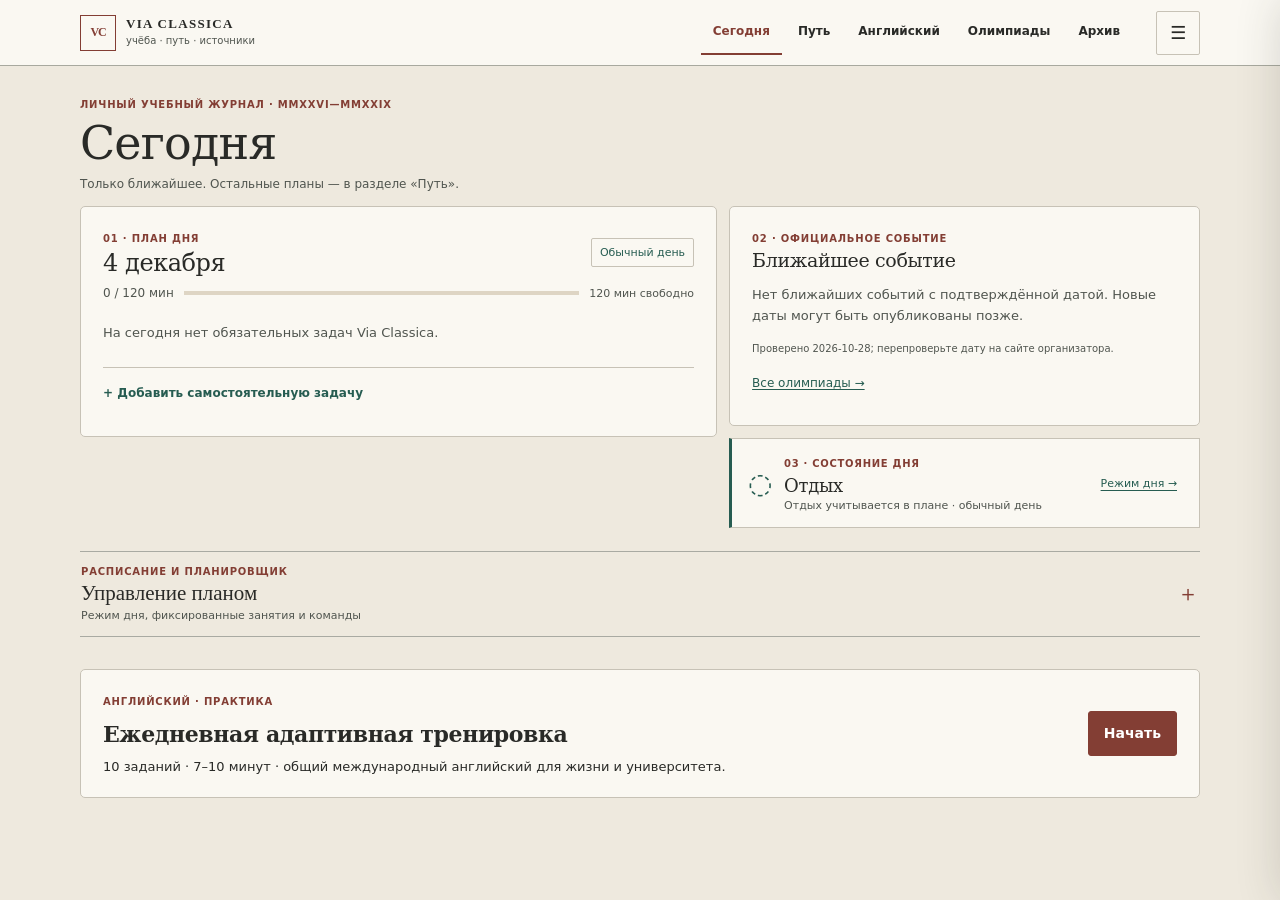
<file: index.html>
<!doctype html>
<html lang="ru">
<head>
<meta charset="utf-8">
<meta name="viewport" content="width=device-width,initial-scale=1,viewport-fit=cover">
<meta name="theme-color" content="#26352f">
<meta name="apple-mobile-web-app-capable" content="yes">
<meta name="apple-mobile-web-app-status-bar-style" content="default">
<title>Via Classica — 2026–2029</title>
<link rel="stylesheet" href="styles.css?v=15.2-r1">
<link rel="manifest" href="manifest.webmanifest?v=15.2-r2">
<link rel="icon" type="image/png" sizes="192x192" href="icon-192.png">
<link rel="apple-touch-icon" href="icon-192.png">
</head>
<body>
<a class="skip-link" href="#mainContent">Перейти к содержанию</a>
<div class="app">
  <header class="topbar">
    <a class="brand" href="#" data-page="home"><span class="brand-mark" aria-hidden="true">VC</span><span><b>VIA CLASSICA</b><small>учёба · путь · источники</small></span></a>
    <nav class="quick-nav" aria-label="Основные разделы"><button data-page="home" class="quick-active">Сегодня</button><button data-page="fullplan">Путь</button><button data-page="english">Английский</button><button data-page="olympiads">Олимпиады</button><button data-page="links">Архив</button></nav>
    <button class="menu-btn" id="menuBtn" aria-label="Открыть меню" aria-controls="drawer" aria-expanded="false">☰</button>
  </header>

  <aside class="drawer" id="drawer" aria-hidden="true" inert>
    <div class="drawer-head"><div><small>VIA CLASSICA</small><h2>Навигация</h2></div><button id="closeMenu" type="button" aria-label="Закрыть меню">×</button></div>
    <nav class="main-nav" aria-label="Разделы Via Classica">
      <button class="active" data-page="home"><span aria-hidden="true">01</span>Сегодня</button>
      <div class="nav-group"><button data-page="fullplan"><span aria-hidden="true">02</span>Путь к поступлению</button>
        <button class="nav-child" data-page="grade11">Учебные годы · X—XI</button></div>
      <div class="nav-group"><button data-page="english"><span aria-hidden="true">03</span>Английский</button>
        <button class="nav-child" data-page="ielts">IELTS · этап подготовки</button></div>
      <button data-page="olympiads"><span aria-hidden="true">04</span>Олимпиады</button>
      <button data-page="links"><span aria-hidden="true">05</span>Архив источников</button>
    </nav>
    <div class="drawer-note">10 класс · 2026/27<br>СПбГУ · классическая филология<br>Италия — возможный следующий маршрут
      <button class="drawer-utility" type="button" data-page="data">Настройки и резервная копия</button>
      <button class="install-app ghost" id="installAppBtn" type="button" hidden>Установить Via Classica</button>
    </div>
  </aside>
  <div class="overlay" id="overlay"></div>

  <main id="mainContent" tabindex="-1">
    <header class="page-header"><div><small class="page-kicker">ЛИЧНЫЙ УЧЕБНЫЙ ЖУРНАЛ · MMXXVI—MMXXIX</small><h1 id="title">Сегодня</h1></div></header>

    <section id="home" class="page active">
      <p class="home-intro">Только ближайшее. Остальные планы — в разделе «Путь».</p>
      <div class="dashboard-grid" aria-label="Сводка дня">
        <section class="panel today-panel" aria-labelledby="todayDate"><div class="panel-title"><div><small>01 · ПЛАН ДНЯ</small><h3 id="todayDate">Сегодня</h3></div><span class="today-badge">обычный</span></div>
          <div id="todaySummary" class="today-summary"></div><div id="todayTasks" class="task-list"></div>
          <details class="task-editor" id="taskEditor"><summary>+ Добавить самостоятельную задачу</summary><form id="taskForm" class="add-form"><input id="taskInput" aria-label="Название самостоятельной задачи" type="text" placeholder="Новая самостоятельная задача…" autocomplete="off"><select id="taskType" aria-label="Тип задачи"><option value="move">Переносимая</option><option value="soft">Лёгкая</option><option value="hard">Жёсткая</option></select><input id="taskMinutes" type="number" min="5" step="5" value="45" aria-label="Минут"><button>Добавить</button></form></details>
        </section>
        <section class="panel month-panel" aria-label="Ближайшее официальное событие"><div class="panel-title"><div><small>02 · ОФИЦИАЛЬНОЕ СОБЫТИЕ</small><h3 id="monthTitle"></h3></div><span id="monthNumber"></span></div>
          <div id="monthEvents" class="month-list" aria-live="polite"><p class="month-empty">Проверяем доступные официальные события…</p></div>
          <p id="calendarStatus" class="calendar-status" role="status" aria-live="polite"></p>
          <button class="text-link" data-page="olympiads">Все олимпиады →</button>
        </section>
        <section class="rest-panel" aria-labelledby="restHeading">
          <div class="rest-symbol" aria-hidden="true">◌</div>
          <div><small>03 · СОСТОЯНИЕ ДНЯ</small><h3 id="restHeading">Отдых</h3><p id="restStatusValue" aria-live="polite">Отдых учитывается в дневном бюджете</p></div>
          <button type="button" class="rest-settings" id="restSettings">Режим дня →</button>
        </section>
      </div>



      <details class="planner-workspace" id="plannerWorkspace">
        <summary class="workspace-heading"><span><span class="workspace-index">РАСПИСАНИЕ И ПЛАНИРОВЩИК</span><strong>Управление планом</strong><small>Режим дня, фиксированные занятия и команды</small></span><span aria-hidden="true">＋</span></summary>
        <div class="workspace-content"><div class="planner-controls panel">
        <div><small class="eyebrow">VIA CLASSICA · НОВАЯ ЭРА</small><h3 id="plannerStatus">Планировщик бережно распределяет только самостоятельную нагрузку</h3><p>Школа, домашнее задание, дорога и отдых не превращаются в задачи приложения. Фиксированные занятия учитываются автоматически, а свободное время не заполняется целиком.</p></div>
        <div class="planner-actions"><select id="dayMode" aria-label="Режим дня"><option value="normal">Обычный день</option><option value="light">Лёгкий день</option><option value="heavy">Насыщенный день</option><option value="rest">Отдых</option></select><button class="ghost-dark" id="freezeDay">Отдых сегодня</button><button class="text-link" id="replanBtn">Пересчитать →</button></div>
      </div>
      <div class="planner-chat panel" id="plannerChat">
        <div class="planner-chat-head"><div><small class="eyebrow">ЧАТ С ПЛАНЕРОМ</small><h3>Скажи своими словами</h3><p>Планер понимает день, длительность и название занятия в одном сообщении. Можно добавлять, переносить, менять длительность и удалять занятия обычной фразой.</p></div><button class="text-link" id="plannerChatClear">Очистить чат</button></div>
        <div id="plannerChatMessages" class="planner-chat-messages" aria-live="polite" aria-label="Переписка с планером"></div>
        <div class="planner-chat-examples" aria-label="Примеры команд"><span>Например</span><button type="button" data-chat-example="Добавь английский по средам на 60 минут">Добавить занятие</button><button type="button" data-chat-example="Перенеси чтения с воскресенья на субботу">Перенести</button><button type="button" data-chat-example="Сделай английский в среду 75 минут">Изменить длительность</button><button type="button" data-chat-example="Убери английский в среду">Удалить</button></div>
        <form id="plannerChatForm" class="planner-chat-form"><input id="plannerChatInput" autocomplete="off" aria-label="Сообщение планеру" placeholder="Например: Добавь чтения по субботам на полтора часа"><button class="primary" type="submit">Отправить</button></form>
        <div class="planner-chat-hints"><span>Можно написать несколько дней сразу: «Английский по средам и воскресеньям по часу».</span></div>
      </div>
      <details class="today-fixed-details"><summary>Фиксированные занятия сегодня</summary><div id="todayFixed" class="today-fixed"></div></details>
      <div class="recurring-panel panel"><div class="panel-title"><div><small>РЕГУЛЯРНОЕ РАСПИСАНИЕ</small><h3>Что уже зафиксировано</h3></div><span class="today-badge">+30 мин резерв после занятия</span></div><div id="recurringSchedule" class="recurring-schedule"></div></div>

        </div>
      </details>
      <div id="alerts" class="alerts"></div>



      <div class="english-home-card panel"><div><small class="eyebrow">АНГЛИЙСКИЙ · ПРАКТИКА</small><h3>Ежедневная адаптивная тренировка</h3><p>10 заданий · 7–10 минут · общий международный английский для жизни и университета.</p></div><button class="primary" data-english-action="train">Начать</button></div>

      <div class="focus-strip" aria-label="Направления подготовки"><div><span>01</span><b>Олимпиады</b><small>СПбГУ + «Высшая проба» — ядро</small></div><div><span>02</span><b>Школа</b><small>Сильный 10 класс без перегруза</small></div><div><span>03</span><b>Языки</b><small>Латынь и греческий — в школе</small></div><div><span>04</span><b>Италия</b><small>Стратегия сейчас, документы позже</small></div></div>
    </section>

    <section id="olympiads" class="page"><div class="section-hero"><div><small>01 · ОЛИМПИАДЫ</small><h2>Олимпиады и результаты</h2><p>Ядро — филология; литература — стратегический второй слой. Отметки сохраняются на устройстве.</p></div></div>
      <div class="cards-grid olympiad-grid">
        <article class="info-card"><div class="card-top"><b>I</b><span>★★★★★</span></div><h3>СПбГУ · Филология</h3><p>Главная цель. Отборочный этап — осень, финал — зима.</p><label><input data-id="o1" type="checkbox"> Регистрация / отборочный этап</label><a href="https://olymp.spbu.ru/" target="_blank" rel="noopener">Официальная страница ↗</a></article>
        <article class="info-card"><div class="card-top"><b>II</b><span>★★★★★</span></div><h3>«Высшая проба» · Филология</h3><p>Окно первого тура — 25.09–11.10.2026 — завершилось. Проверь статус участия и публикацию результатов в личном кабинете; даты следующих этапов сверяй только с официальным расписанием профиля.</p><label><input data-id="o2" type="checkbox"> Отборочный этап</label><a href="https://olymp.hse.ru/" target="_blank" rel="noopener">Официальная страница ↗</a></article>
        <article class="info-card"><div class="card-top"><b>III</b><span>★★★★</span></div><h3>«Ломоносов» · Литература</h3><p>Дополнительная попытка без отдельного тяжёлого трека подготовки.</p><label><input data-id="o3" type="checkbox"> Регистрация</label><a href="https://olymp.msu.ru/" target="_blank" rel="noopener">Официальная страница ↗</a></article>
        <article class="info-card"><div class="card-top"><b>IV</b><span>★★★★</span></div><h3>«Покори Воробьёвы горы!»</h3><p>Ещё один шанс по литературе; держим в календаре.</p><label><input data-id="o4" type="checkbox"> Регистрация</label></article>
        <article class="info-card"><div class="card-top"><b>V</b><span>★★★★★</span></div><h3>ВСОШ · Литература / Русский</h3><p>Стратегически важный трек. Если проходишь этап — идём дальше.</p><label><input data-id="o5" type="checkbox"> Школьный этап</label><a href="https://vserosolimp.edsoo.ru/" target="_blank" rel="noopener">Официальная страница ↗</a></article>
      </div>
      <div class="strategy"><b>Ритм подготовки:</b> 40% СПбГУ · 30% «Высшая проба» · 20% ВСОШ литература · 10% остальные.</div>
    </section>

    <section id="english" class="page"><div class="section-hero"><div><small>АНГЛИЙСКИЙ · ПРАКТИКА</small><h2>Рабочий английский для жизни и университета</h2><p>Не отдельный режим IELTS или ЕГЭ. Сейчас — международный английский; экзаменационные форматы подключаются постепенно ближе к нужному сроку.</p></div></div>
      <div class="english-grid"><article class="english-card"><span>01</span><h3>Адаптивная тренировка</h3><p>10 коротких заданий. Сейчас — адаптивный локальный прототип; история используется для подбора следующего материала.</p><button class="primary" data-english-action="train">Начать 10 заданий</button></article><article class="english-card"><span>02</span><h3>Тренировка по теме</h3><p>Целевая практика по отдельной теме. Результаты не меняют долгосрочный профиль.</p><button class="ghost" data-english-action="topic">Открыть</button></article><article class="english-card"><span>03</span><h3>Мой профиль</h3><p>CEFR и качественная картина без баллов, рейтингов и геймификации.</p><button class="ghost" data-english-action="profile">Посмотреть</button></article><article class="english-card"><span>04</span><h3>Словарь</h3><p>Личные слова и выражения с переводом, определением и сохранённым контекстом.</p><button class="ghost" data-english-action="dict">Открыть</button></article></div>
      <div class="diagnostic-entry panel"><div><small class="eyebrow">АНГЛИЙСКИЙ · ИЗМЕРЕНИЕ НАВЫКОВ</small><h3>Отдельная диагностика</h3><p>Четыре области письменного английского. Диагностические задания допускаются только после проверки преподавателем; результаты не являются общим уровнем CEFR.</p></div><button type="button" class="ghost-dark" data-english-action="diagnostic">Открыть диагностику</button></div>
      <section class="diag-panel panel" id="diagnosticPanel" aria-label="Диагностика английского" hidden></section>
      <div class="subroute"><div><b>Экзаменационный маршрут</b><p>Формат IELTS и его сроки — отдельный этап подготовки, не режим ежедневной практики.</p></div><button data-page="ielts" class="subroute-link" type="button">Открыть план IELTS →</button></div>
      <div class="english-session panel"><div id="englishTask"></div></div>
      <div class="resource-box"><b>Принцип:</b> языковая корректность проверяется по авторитетной английской норме; экзаменационные требования подключаются отдельно.</div>
    </section>

    <section id="ielts" class="page"><div class="section-hero"><div><small>АНГЛИЙСКИЙ / IELTS</small><h2>Английский без рывков</h2><p>Цель — IELTS Academic 7.0+. Основная сдача ориентировочно в конце августа 2027, чтобы не пересекать пик олимпиад.</p></div></div>
      <nav class="section-tabs" aria-label="Разделы английского"><button data-page="english" type="button">Практика английского</button><button data-page="ielts" type="button" aria-current="page">Подготовка IELTS</button></nav>
      <div class="ielts-grid"><article class="phase"><span>СЕН 2026 — ЯНВ 2027</span><h3>Поддерживать уровень</h3><p>Олимпиадный сезон в приоритете. Английский остаётся в регулярной практике.</p><label><input data-id="i1" type="checkbox"> Английский 2–3 раза в неделю</label></article><article class="phase"><span>ЯНВ — ИЮН 2027</span><h3>Спокойно войти в IELTS</h3><p>Формат экзамена, Reading, Listening, Writing, Speaking; постепенная диагностика.</p><label><input data-id="i2" type="checkbox"> Начать системную подготовку</label></article><article class="phase"><span>ИЮЛЬ — АВГУСТ 2027</span><h3>Интенсив + экзамен</h3><p>Пробники, работа над слабыми секциями, IELTS Academic в конце августа.</p><label><input data-id="i3" type="checkbox"> Забронировать экзамен</label></article><article class="phase"><span>ОСЕНЬ 2027 — РЕТЕЙК</span><h3>Запасной план</h3><p>Если балл ниже цели — оставить окно для пересдачи.</p><label><input data-id="i4" type="checkbox"> Проверить результат и решение</label></article></div>
      <div class="resource-box"><b>Официально:</b> IELTS.org — требования, формат, подготовительные материалы и поиск тест-центров.<a href="https://ielts.org/" target="_blank" rel="noopener">Открыть IELTS.org ↗</a></div>
    </section>

    <section id="fullplan" class="page"><div class="section-hero"><div><small>ПУТЬ · ДОЛГОСРОЧНО</small><h2>Маршрут к поступлению</h2><p>Большой маршрут с контрольными точками. Он не заменяет месячный план — он объясняет, зачем нужен каждый этап.</p></div></div>
      <nav class="section-tabs" aria-label="Масштаб пути"><button data-page="fullplan" aria-current="page" type="button">Весь маршрут</button><button data-page="grade11" type="button">До конца школы</button><button data-page="ielts" type="button">Этап IELTS</button></nav>
      <div class="timeline">
        <article><span>2026/27 · X класс</span><h3>Сформировать базу</h3><ul><li>СПбГУ и «Высшая проба» по филологии</li><li>ВСОШ литература / русский</li><li>Сильный школьный результат</li><li>Самостоятельная подготовка без недельной нормы: нагрузка определяется состоянием и доступным временем</li><li>Сохранение семейных документов для будущего ISEEUP</li></ul><label><input data-id="p1" type="checkbox"> Этап в работе / закрыт</label></article>
        <article><span>Лето 2027</span><h3>IELTS</h3><ul><li>Системная подготовка</li><li>IELTS Academic</li><li>Цель 7.0+</li><li>При необходимости — окно на пересдачу</li></ul><label><input data-id="p2" type="checkbox"> IELTS-этап выполнен</label></article>
        <article><span>2027/28 · XI класс</span><h3>ЕГЭ + финальный год</h3><ul><li>ЕГЭ и аттестат</li><li>Финалы олимпиад</li><li>Проверка актуальных правил СПбГУ и Sapienza</li><li>Подготовка документов</li></ul><label><input data-id="p3" type="checkbox"> 11 класс закрыт</label></article>
        <article><span>Лето 2028</span><h3>Поступление в СПбГУ</h3><ul><li>ЕГЭ</li><li>Подача документов</li><li>Зачисление</li><li>Выбор стратегии первого курса</li></ul><label><input data-id="p4" type="checkbox"> Поступление в СПбГУ закрыто</label></article>
        <article><span>2028/29 · 1 курс</span><h3>Компенсировать 12-й год</h3><ul><li>Успешно завершить первый курс российского вуза</li><li>Собрать академическую выписку</li><li>Подготовить документы для Италии</li><li>Следить за правилами Sapienza и Universitaly</li></ul><label><input data-id="p5" type="checkbox"> Первый курс и пакет готовы</label></article>
        <article><span>2029</span><h3>Sapienza · BA Classics</h3><ul><li>Подача как новый студент</li><li>Admission procedure / тест</li><li>ISEEUP / DiSCo при необходимости</li><li>Виза и переезд</li></ul><label><input data-id="p6" type="checkbox"> Этап Sapienza закрыт</label></article>
      </div>
    </section>

    <section id="grade11" class="page"><div class="section-hero"><div><small>ПУТЬ / X—XI КЛАССЫ</small><h2>Учёба по годам</h2><p>Здесь только то, что реально нужно успеть до окончания школы. Латынь и древнегреческий остаются в школьной нагрузке.</p></div></div>
      <nav class="section-tabs" aria-label="Масштаб пути"><button data-page="fullplan" type="button">Весь маршрут</button><button data-page="grade11" aria-current="page" type="button">До конца школы</button><button data-page="ielts" type="button">Этап IELTS</button></nav>
      <div class="year-grid"><article><span>СЕН — ДЕК 2026</span><h3>10 класс · осень</h3><ul><li>Олимпиадный сезон</li><li>Настроить устойчивый режим</li><li>Не перегружать IELTS</li><li>Сохранять семейные документы</li></ul><label><input data-id="y1" type="checkbox"> Осенний блок выполнен</label></article><article><span>ЯНВ — ИЮН 2027</span><h3>10 класс · весна</h3><ul><li>Финалы олимпиад</li><li>Закрыть учебный год сильным аттестатом</li><li>Начать плавную IELTS-подготовку</li><li>Летом — интенсив IELTS</li></ul><label><input data-id="y2" type="checkbox"> 10 класс закрыт</label></article><article><span>СЕН — ДЕК 2027</span><h3>11 класс · осень</h3><ul><li>ЕГЭ в приоритете</li><li>Поддерживать олимпиады</li><li>Проверить требования вузов</li><li>Проверить паспортные / образовательные документы</li></ul><label><input data-id="y3" type="checkbox"> Осень 11 класса закрыта</label></article><article><span>ЯНВ — ИЮН 2028</span><h3>11 класс · финиш</h3><ul><li>ЕГЭ</li><li>Подача документов в российские вузы</li><li>Получить аттестат</li><li>Подготовить следующий этап</li></ul><label><input data-id="y4" type="checkbox"> 11 класс завершён</label></article></div>
      <div class="note-card"><b>Главный принцип.</b> В 10 классе строим запас возможностей. В 11 — не даём поступлению разрушить школьную базу. IELTS лучше закрыть до начала финального олимпийного / ЕГЭ-цикла.</div>
    </section>


    <section id="data" class="page"><div class="section-hero"><div><small>НАСТРОЙКИ / ДАННЫЕ</small><h2>Резервная копия и перенос</h2><p>Сохрани полную копию перед обновлением или перенеси свои данные в другой браузер. Файл остаётся у тебя и не отправляется на сервер.</p></div></div>
      <div class="backup-panel panel"><div><small class="eyebrow">ПОЛНАЯ КОПИЯ</small><h3>Сохранить или восстановить Via Classica</h3><p>В копию входят задачи и отметки, архив ссылок, настройки планера, профиль английского, словарь и история тренировок. Перед восстановлением приложение сначала сохраняет текущие данные, а затем просит подтверждение.</p></div><div class="backup-actions"><button class="primary" id="exportFullBackup" type="button">Скачать полную копию (.json)</button><input id="importFullBackupFile" type="file" accept=".json,application/json" hidden><button class="ghost-dark" id="chooseFullBackup" type="button">Выбрать файл для восстановления</button></div>
        <div id="backupDropZone" class="backup-dropzone" tabindex="0" role="button" aria-label="Перетащить резервную копию сюда или выбрать файл"><span class="backup-drop-icon">↓</span><div><b>Загрузи резервную копию сюда</b><p>Перетащи JSON-файл в эту область или нажми «Выбрать файл для восстановления».</p><small>Поддерживаются полные копии Via Classica v14.4, v14.3 и совместимые копии v14.1 / pre-v14.</small></div></div>
        <div id="fullBackupStatus" class="schedule-status" aria-live="polite"></div>
      </div>
      <div class="backup-panel panel"><div><small class="eyebrow">ТОЛЬКО РАСПИСАНИЕ</small><h3>Перенести планер отдельно</h3><p>Используй этот вариант, если нужно перенести только задачи и расписание. Это не полная резервная копия приложения.</p></div><div class="backup-actions"><button class="ghost-dark" id="exportPlannerSchedule" type="button">Скачать расписание</button><input id="importPlannerScheduleFile" type="file" accept=".json,application/json" hidden><button class="ghost-dark" id="choosePlannerSchedule" type="button">Импортировать расписание</button></div><div id="plannerScheduleStatus" class="schedule-status" aria-live="polite"></div></div>
      <div class="note-card"><b>Важно.</b> После скачивания проверь папку «Загрузки». Не загружай резервную копию в публичный репозиторий: в ней могут быть личные задачи и учебная история.</div>
    </section>

    <section id="links" class="page"><div class="section-hero"><div><small>АРХИВ / ИСТОЧНИКИ</small><h2>Всё нужное — в одном месте</h2><p>Добавляй свои ссылки, выбирай категорию и отмечай избранные. Данные сохраняются в браузере.</p></div></div>
      <div class="link-toolbar"><button class="primary" id="addLinkBtn">+ Добавить ссылку</button><select id="linkFilter" aria-label="Фильтр ссылок"><option value="all">Все категории</option><option value="Вузы">Вузы</option><option value="Олимпиады">Олимпиады</option><option value="IELTS">IELTS</option><option value="Подготовка">Подготовка</option><option value="Документы">Документы</option><option value="Италия">Италия</option><option value="Мои ссылки">Мои ссылки</option><option value="favorite">★ Избранное</option></select></div>
      <div id="linksGrid" class="links-grid"></div>
    </section>
  </main>
</div>

<div class="modal" id="linkModal" aria-hidden="true" role="dialog" aria-modal="true" aria-labelledby="linkModalTitle"><div class="modal-card"><button class="modal-close" id="closeModal" type="button" aria-label="Закрыть окно">×</button><small>НОВАЯ ССЫЛКА</small><h2 id="linkModalTitle">Добавить в архив</h2><form id="linkForm"><label>Название<input id="linkName" required placeholder="Например, Sapienza — Classics"></label><label>Ссылка<input id="linkUrl" type="url" required placeholder="https://…"></label><label>Категория<select id="linkCategory"><option>Вузы</option><option>Олимпиады</option><option>IELTS</option><option>Подготовка</option><option>Документы</option><option>Италия</option><option>Мои ссылки</option></select></label><label class="checkline"><input id="linkFav" type="checkbox"> Добавить в избранное</label><div class="modal-actions"><button type="button" class="ghost" id="cancelLink">Отмена</button><button class="primary" type="submit">Сохранить</button></div></form></div></div>

<script src="storage-guard.js?v=15.0-p4"></script><script src="app.js?v=15.2-r2"></script><script src="planner.js?v=15.1-d1"></script><script src="english.js?v=15.2-r2"></script><script src="calendar.js?v=15.0-p4"></script><script src="design.js?v=15.0-p4"></script><script src="diagnostics.js?v=15.2-draft"></script>
</body>
</html>
</file>
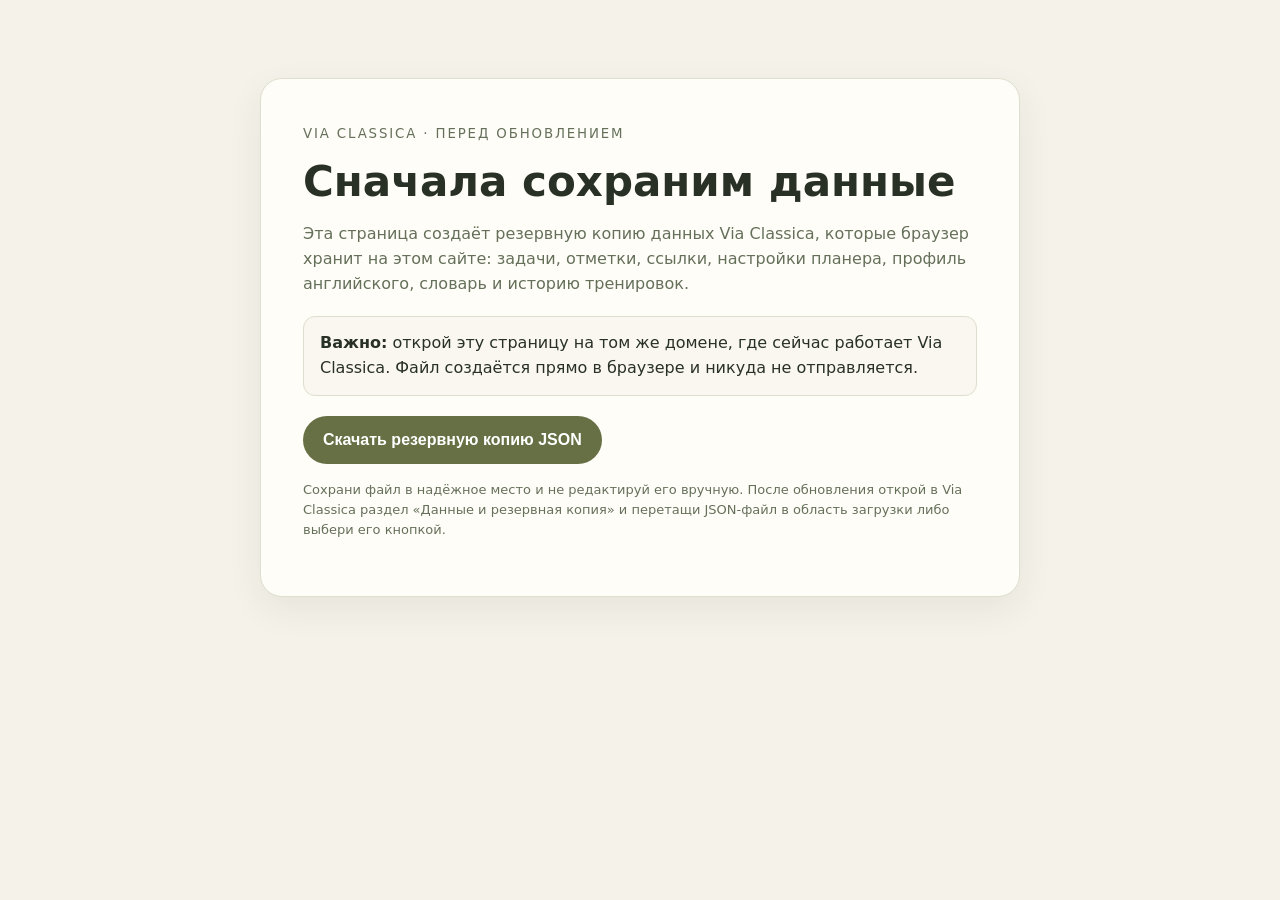
<file: backup-before-update.html>
<!doctype html>
<html lang="ru">
<head>
<meta charset="utf-8">
<meta name="viewport" content="width=device-width, initial-scale=1">
<title>Via Classica — резервная копия перед обновлением</title>
<style>
:root{color-scheme:light;--ink:#293126;--muted:#65705b;--paper:#f5f2e9;--card:#fffdf7;--line:#dedfce;--accent:#667044}
*{box-sizing:border-box}body{margin:0;background:var(--paper);color:var(--ink);font:16px/1.55 system-ui,-apple-system,"Segoe UI",sans-serif;padding:24px}main{max-width:760px;margin:6vh auto;background:var(--card);border:1px solid var(--line);border-radius:22px;padding:clamp(22px,5vw,42px);box-shadow:0 12px 36px #29312612}small{letter-spacing:.14em;text-transform:uppercase;color:var(--muted)}h1{line-height:1.15;font-size:clamp(28px,5vw,42px);margin:12px 0}p{color:var(--muted)}button{border:0;border-radius:999px;padding:14px 20px;background:var(--accent);color:white;font-weight:700;font-size:16px;cursor:pointer;min-height:48px}button:focus-visible{outline:3px solid #aab58a;outline-offset:3px}.note{padding:14px 16px;border:1px solid var(--line);border-radius:12px;background:#f9f7ef;margin:20px 0}.status{margin-top:16px;overflow-wrap:anywhere}.fine{font-size:13px}
</style>
</head>
<body><main>
<small>VIA CLASSICA · ПЕРЕД ОБНОВЛЕНИЕМ</small>
<h1>Сначала сохраним данные</h1>
<p>Эта страница создаёт резервную копию данных Via Classica, которые браузер хранит на этом сайте: задачи, отметки, ссылки, настройки планера, профиль английского, словарь и историю тренировок.</p>
<div class="note"><b>Важно:</b> открой эту страницу на том же домене, где сейчас работает Via Classica. Файл создаётся прямо в браузере и никуда не отправляется.</div>
<button id="backup" type="button">Скачать резервную копию JSON</button>
<div class="status" id="status" role="status" aria-live="polite"></div>
<p class="fine">Сохрани файл в надёжное место и не редактируй его вручную. После обновления открой в Via Classica раздел «Данные и резервная копия» и перетащи JSON-файл в область загрузки либо выбери его кнопкой.</p>
</main>
<script>
(function(){
  const button=document.getElementById('backup'),status=document.getElementById('status');
  button.addEventListener('click',function(){
    try{
      const local={};
      for(let i=0;i<localStorage.length;i++){
        const key=localStorage.key(i);
        if(key&&key.startsWith('viaClassica'))local[key]=localStorage.getItem(key);
      }
      const payload={format:'via-classica-full-backup-v1',appVersion:'pre-v14',createdAt:new Date().toISOString(),localStorage:local,sessionStorage:{viaClassicaReturnTask:sessionStorage.getItem('viaClassicaReturnTask')}};
      const blob=new Blob([JSON.stringify(payload,null,2)],{type:'application/json'});
      const url=URL.createObjectURL(blob),a=document.createElement('a');
      a.href=url;a.download='via-classica-pre-update-backup-'+new Date().toISOString().slice(0,10)+'.json';
      document.body.appendChild(a);a.click();a.remove();setTimeout(()=>URL.revokeObjectURL(url),1500);
      status.textContent='Копия подготовлена: '+Object.keys(local).length+' записей. Проверь папку «Загрузки» и сохрани JSON вне репозитория.';
      status.style.color='var(--accent)';
    }catch(e){status.textContent='Не удалось создать копию: '+String(e&&e.message||e);status.style.color='#a23b32';}
  });
})();
</script>
</body></html>
</file>
<file: styles.css>
:root{--bg:#f5f0e6;--paper:#fffaf0;--ink:#28312e;--muted:#6f756e;--green:#31483f;--green2:#49645a;--terra:#b8755b;--gold:#b59b61;--line:#ded5c4;--shadow:0 18px 50px rgba(51,43,31,.08);--radius:22px}
*{box-sizing:border-box}html{scroll-behavior:smooth}body{margin:0;background:radial-gradient(circle at 80% 0%,rgba(181,155,97,.12),transparent 25%),var(--bg);color:var(--ink);font-family:Inter,ui-sans-serif,system-ui,-apple-system,BlinkMacSystemFont,"Segoe UI",sans-serif;line-height:1.55}button,input,select{font:inherit}button{cursor:pointer}a{color:inherit}.app{min-height:100vh}.topbar{height:76px;display:flex;align-items:center;gap:22px;padding:0 5vw;border-bottom:1px solid var(--line);background:rgba(245,240,230,.9);backdrop-filter:blur(14px);position:sticky;top:0;z-index:20}.brand{display:flex;align-items:center;gap:11px;text-decoration:none;color:var(--ink);min-width:210px}.brand-mark{font-size:28px;color:var(--gold)}.brand b{display:block;letter-spacing:.15em;font-size:12px}.brand small{display:block;color:var(--muted);font-size:10px;margin-top:1px}.top-progress{margin-left:auto;display:flex;align-items:center;gap:10px;min-width:150px}.top-progress span{font-size:12px;font-weight:700}.top-progress i{display:block;width:90px;height:5px;background:#ddd5c5;border-radius:99px;overflow:hidden}.top-progress em{display:block;width:0;height:100%;background:var(--terra);transition:.3s}.menu-btn{width:44px;height:44px;border:1px solid var(--line);background:var(--paper);border-radius:14px;font-size:20px;color:var(--green)}.drawer{position:fixed;z-index:50;top:0;right:0;width:min(390px,92vw);height:100vh;background:var(--paper);box-shadow:-25px 0 70px rgba(39,31,20,.2);transform:translateX(105%);transition:.28s ease;padding:28px;display:flex;flex-direction:column}.drawer.open{transform:translateX(0)}.drawer-head{display:flex;justify-content:space-between;align-items:start;border-bottom:1px solid var(--line);padding-bottom:20px}.drawer-head small,.page-header small,.section-hero small,.hero-copy>small,.panel-title small{letter-spacing:.14em;color:var(--terra);font-weight:800;font-size:10px}.drawer-head h2{margin:3px 0 0;font-family:Georgia,serif;font-weight:500}.drawer-head button,.modal-close{border:0;background:none;font-size:32px;color:var(--muted)}.main-nav{display:grid;gap:7px;padding:24px 0}.main-nav button{border:0;background:transparent;text-align:left;padding:15px 14px;border-radius:14px;color:var(--ink);font-weight:650;display:flex;gap:13px;align-items:center}.main-nav button span{width:28px;color:var(--terra);text-align:center}.main-nav button:hover,.main-nav button.active{background:#eee7d9}.drawer-note{margin-top:auto;border-top:1px solid var(--line);padding-top:20px;color:var(--muted);font-size:13px}.drawer-utility{display:block;margin-top:12px;padding:0;border:0;background:transparent;color:var(--green2);font-size:12px;font-weight:750;text-align:left}.drawer-utility:hover{text-decoration:underline}.overlay{position:fixed;inset:0;background:rgba(30,28,24,.25);z-index:40;opacity:0;pointer-events:none;transition:.25s}.overlay.show{opacity:1;pointer-events:auto}main{width:min(1180px,90vw);margin:auto}.page-header{padding:42px 0 18px}.page-header h1{font:500 clamp(28px,4vw,48px)/1.08 Georgia,serif;margin:5px 0}.page{display:none;padding-bottom:80px}.page.active{display:block}.hero{display:grid;grid-template-columns:1.3fr .7fr;gap:24px;background:var(--green);color:#f8f1e3;border-radius:28px;overflow:hidden;box-shadow:var(--shadow);min-height:360px}.hero-copy{padding:52px 52px 44px}.hero-copy h2,.section-hero h2{font:500 clamp(32px,5vw,57px)/1.02 Georgia,serif;margin:12px 0 18px;letter-spacing:-.03em}.hero-copy p{max-width:650px;color:#dfe5df}.hero-actions{display:flex;gap:10px;flex-wrap:wrap;margin-top:26px}.hero-art{position:relative;min-height:360px;overflow:hidden;background:#d8cdb8}.hero-art img{width:100%;height:100%;object-fit:cover;filter:saturate(.55) sepia(.15);mix-blend-mode:multiply}.hero-art:after{content:"";position:absolute;inset:0;background:linear-gradient(90deg,var(--green) 0%,transparent 32%)}.hero-art span{position:absolute;bottom:20px;right:20px;background:rgba(255,250,240,.82);color:var(--green);padding:6px 10px;border-radius:99px;font:italic 13px Georgia}.primary,.ghost{border-radius:12px;padding:11px 15px;border:1px solid transparent;font-weight:700}.primary{background:var(--terra);color:white}.ghost{background:transparent;border-color:rgba(255,255,255,.3);color:inherit}.dashboard-grid{display:grid;grid-template-columns:1.05fr .95fr;gap:20px;margin-top:22px}.panel,.info-card,.phase,.timeline article,.year-grid article,.links-grid article{background:var(--paper);border:1px solid var(--line);border-radius:var(--radius);box-shadow:var(--shadow)}.panel{padding:25px}.panel-title{display:flex;justify-content:space-between;align-items:start;margin-bottom:18px}.panel-title h3{margin:4px 0;font:500 24px Georgia,serif}.today-badge{font-size:11px;border:1px solid var(--line);padding:5px 8px;border-radius:99px;color:var(--terra)}.task-list{display:grid;gap:9px;min-height:46px}.task-item{display:flex;align-items:center;gap:10px;border-bottom:1px solid #ece4d5;padding:10px 0}.task-item.done span{text-decoration:line-through;color:var(--muted)}.task-item button{margin-left:auto;border:0;background:none;color:#aaa}.add-form{display:flex;gap:8px;margin-top:18px}.add-form input,.modal input,.modal select,.link-toolbar select{min-width:0;width:100%;border:1px solid var(--line);background:#f8f3e9;border-radius:11px;padding:11px 12px;color:var(--ink)}.add-form button{border:0;border-radius:11px;background:var(--green);color:white;padding:0 15px;font-weight:700}.month-list,.card-list{display:grid;gap:11px}.month-list label,.info-card label,.phase label,.timeline label,.year-grid label{display:flex;gap:9px;align-items:flex-start;font-size:14px}.month-list input,.info-card input,.phase input,.timeline input,.year-grid input,.checkline input{accent-color:var(--terra);margin-top:4px}.text-link{margin-top:16px;border:0;background:none;color:var(--green2);font-weight:800;padding:0}.focus-strip{display:grid;grid-template-columns:repeat(4,1fr);gap:0;margin:22px 0 0;border-top:1px solid var(--line);border-bottom:1px solid var(--line)}.focus-strip div{padding:18px 14px;border-right:1px solid var(--line)}.focus-strip div:last-child{border-right:0}.focus-strip span{font:20px Georgia;color:var(--gold);display:block}.focus-strip b{display:block}.focus-strip small{color:var(--muted)}.section-hero{display:flex;justify-content:space-between;gap:30px;align-items:end;margin-bottom:25px}.section-hero h2{max-width:850px}.section-hero p{max-width:780px;color:var(--muted)}.roman,.circle-word,.school-mark,.link-symbol{font:500 22px Georgia;color:var(--gold);text-align:right;white-space:nowrap}.circle-word{border:1px solid var(--gold);border-radius:50%;width:110px;height:110px;display:grid;place-items:center;line-height:1.1;padding:20px}.circle-word span{font-size:15px}.cards-grid{display:grid;grid-template-columns:repeat(2,1fr);gap:18px}.info-card{padding:24px}.info-card h3,.phase h3,.timeline h3,.year-grid h3{font:500 25px Georgia,serif;margin:10px 0}.info-card p,.phase p{color:var(--muted)}.card-top{display:flex;justify-content:space-between;color:var(--gold)}.info-card a,.resource-box a{display:block;margin-top:14px;color:var(--green2);font-weight:750;text-decoration:none}.strategy,.resource-box,.note-card{margin-top:18px;padding:17px 20px;background:#ebe4d5;border-left:3px solid var(--terra);border-radius:12px}.ielts-grid{display:grid;grid-template-columns:repeat(2,1fr);gap:18px}.phase{padding:25px}.phase>span,.timeline article>span,.year-grid article>span{font-size:10px;letter-spacing:.12em;color:var(--terra);font-weight:800}.timeline{display:grid;gap:16px;position:relative}.timeline article{padding:25px 28px;position:relative}.timeline article:before{content:"";position:absolute;left:-8px;top:31px;width:15px;height:15px;background:var(--terra);border-radius:50%;box-shadow:0 0 0 5px var(--bg)}.timeline:before{content:"";position:absolute;left:-1px;top:20px;bottom:20px;width:2px;background:var(--line)}.timeline ul,.year-grid ul{color:var(--muted);padding-left:20px}.year-grid{display:grid;grid-template-columns:repeat(2,1fr);gap:18px}.year-grid article{padding:25px}.modal{position:fixed;inset:0;background:rgba(28,28,24,.4);display:none;place-items:center;padding:20px;z-index:80}.modal.open{display:grid}.modal-card{width:min(520px,100%);background:var(--paper);border-radius:24px;padding:30px;box-shadow:0 30px 90px rgba(0,0,0,.2);position:relative}.modal-card h2{font:500 34px Georgia;margin:6px 0 20px}.modal-close{position:absolute;right:18px;top:12px}.modal form{display:grid;gap:15px}.modal label{font-size:13px;font-weight:700}.modal label input,.modal label select{display:block;margin-top:6px}.checkline{display:flex!important;align-items:center;gap:8px}.checkline input{width:auto!important;margin:0!important}.modal-actions{display:flex;justify-content:flex-end;gap:8px;margin-top:8px}.link-toolbar{display:flex;gap:10px;margin-bottom:18px}.link-toolbar select{max-width:230px}.links-grid{display:grid;grid-template-columns:repeat(3,1fr);gap:16px}.links-grid article{padding:20px;display:flex;flex-direction:column;min-height:170px}.link-cat{font-size:10px;letter-spacing:.1em;color:var(--terra);font-weight:800}.link-title{font:500 21px Georgia;margin:8px 0}.link-url{font-size:12px;color:var(--muted);overflow:hidden;text-overflow:ellipsis;white-space:nowrap}.link-bottom{display:flex;align-items:center;justify-content:space-between;margin-top:auto;padding-top:16px}.link-bottom a{color:var(--green2);font-weight:800;text-decoration:none}.fav{border:0;background:none;font-size:20px;color:var(--gold)}.empty{grid-column:1/-1;text-align:center;padding:40px;color:var(--muted);border:1px dashed var(--line);border-radius:20px}
@media(max-width:800px){main{width:min(94vw,680px)}.topbar{padding:0 3vw;height:68px}.brand{min-width:auto}.top-progress{display:none}.page-header{padding:28px 0 12px}.hero{grid-template-columns:1fr;min-height:auto}.hero-copy{padding:34px 27px}.hero-art{height:190px;min-height:190px}.hero-art img{object-position:center 35%}.dashboard-grid,.cards-grid,.ielts-grid,.year-grid{grid-template-columns:1fr}.focus-strip{grid-template-columns:1fr 1fr}.focus-strip div:nth-child(2){border-right:0}.focus-strip div{border-bottom:1px solid var(--line)}.section-hero{align-items:start}.roman,.circle-word,.school-mark,.link-symbol{display:none}.timeline{padding-left:10px}.links-grid{grid-template-columns:1fr}.link-toolbar{flex-direction:column}.link-toolbar select{max-width:none}.page{padding-bottom:45px}.hero-copy h2,.section-hero h2{font-size:39px}.add-form button{padding:0 12px}}
@media(max-width:480px){.brand b{font-size:10px}.brand small{font-size:9px}.hero-copy h2,.section-hero h2{font-size:34px}.panel,.info-card,.phase,.timeline article,.year-grid article{padding:20px}.focus-strip{grid-template-columns:1fr}.focus-strip div,.focus-strip div:nth-child(2){border-right:0}.topbar .menu-btn{margin-left:auto}}
.eyebrow{letter-spacing:.14em;color:var(--terra);font-weight:800;font-size:10px}.planner-controls{margin-top:22px;display:flex;justify-content:space-between;gap:24px;align-items:center}.planner-controls h3{font:500 24px Georgia;margin:5px 0}.planner-controls p{margin:0;color:var(--muted);font-size:13px;max-width:650px}.planner-actions{display:flex;gap:8px;flex-wrap:wrap;justify-content:flex-end}.planner-actions select,.ghost-dark{border:1px solid var(--line);background:#f8f3e9;color:var(--ink);border-radius:11px;padding:10px 12px}.ghost-dark{font-weight:700}.alerts{display:grid;gap:8px;margin-top:12px}.alert{padding:12px 15px;border-radius:12px;background:#ebe4d5;border-left:3px solid var(--gold);font-size:13px}.alert.ok{border-left-color:var(--green2)}.alert.warn{border-left-color:var(--terra)}.today-summary{display:grid;grid-template-columns:auto 1fr auto;gap:10px;align-items:center;margin:-5px 0 13px;font-size:12px;color:var(--muted)}.today-summary i{height:5px;background:#ded5c4;border-radius:99px;overflow:hidden}.today-summary em{display:block;height:100%;background:var(--terra);border-radius:99px}.task-item{min-height:54px}.task-check{border:0;background:none;font-size:23px;color:var(--terra);padding:3px}.task-main{display:grid;gap:2px;min-width:0}.task-main b{font-size:14px;font-weight:650}.task-main small{font-size:11px;color:var(--muted)}.task-more{border:0;background:none;color:#999;margin-left:auto;font-size:20px}.add-form{align-items:stretch;flex-wrap:wrap}.add-form select,.add-form input[type=number]{border:1px solid var(--line);background:#f8f3e9;border-radius:11px;padding:10px 8px;color:var(--ink)}.add-form input[type=number]{width:78px}.add-form select{width:145px}.month-event{display:grid;grid-template-columns:82px 1fr;gap:10px;padding:10px 0;border-bottom:1px solid #ece4d5;font-size:13px}.month-event time{font-weight:800;color:var(--terra)}.month-event span{color:var(--ink)}.deadline-strip{display:grid;grid-template-columns:repeat(5,1fr);border-top:1px solid var(--line);border-bottom:1px solid var(--line);margin-bottom:20px}.deadline-strip div{padding:15px;border-right:1px solid var(--line)}.deadline-strip div:last-child{border-right:0}.deadline-strip b{font:500 22px Georgia;color:var(--terra);display:block}.deadline-strip span{font-size:12px;color:var(--muted)}.link-edit,.link-delete{border:0;background:none;color:#8b8b82;font-size:18px;margin-left:5px}
@media(max-width:800px){.planner-controls{align-items:stretch;flex-direction:column}.planner-actions{justify-content:stretch}.planner-actions>*{flex:1}.deadline-strip{grid-template-columns:1fr 1fr}.deadline-strip div:nth-child(2n){border-right:0}.deadline-strip div{border-bottom:1px solid var(--line)}.add-form select{flex:1}.add-form input[type=number]{width:78px}.add-form button{min-height:43px}.today-summary{grid-template-columns:auto 1fr}.today-summary small{grid-column:2}.month-event{grid-template-columns:76px 1fr}}
.task-detail{border:1px solid var(--line)!important;background:#f5efe4!important;color:var(--green2)!important;border-radius:9px;padding:5px 7px;font-size:10px;font-weight:800;white-space:nowrap}.task-detail:hover{background:#ebe4d5!important}.task-main{flex:1}.task-item .task-more{margin-left:0}
@media(max-width:680px){.task-detail{font-size:9px;padding:5px 6px}.task-item{gap:7px}.task-main b{font-size:13px}}

/* English module */
.english-home-card{margin:22px 0;display:flex;align-items:center;justify-content:space-between;gap:24px;border-left:4px solid #8d7650}.english-home-card h3{margin:5px 0}.english-home-card p{margin:0;max-width:720px}.english-grid{display:grid;grid-template-columns:repeat(4,1fr);gap:16px;margin:22px 0}.english-card{background:var(--panel,#f7f3ea);border:1px solid var(--line,#d9d1c2);border-radius:18px;padding:22px;display:flex;flex-direction:column;min-height:220px}.english-card>span{font-family:Georgia,serif;font-size:13px;opacity:.6}.english-card h3{margin:10px 0 8px}.english-card p{line-height:1.55;flex:1}.english-card button{align-self:flex-start}.english-session{margin-top:16px;min-height:310px}.english-start,.english-complete,.english-profile{max-width:760px;margin:0 auto;padding:18px 8px}.english-start>span,.english-complete>span,.english-profile>span{font-size:12px;letter-spacing:.12em;opacity:.65}.english-start h3,.english-complete h3,.english-profile h3{font-size:28px;margin:10px 0}.task-meta{display:flex;gap:8px;flex-wrap:wrap;margin-bottom:18px}.task-meta span{font-size:12px;border:1px solid var(--line,#d9d1c2);border-radius:999px;padding:5px 9px}.english-session textarea{width:100%;box-sizing:border-box;border:1px solid var(--line,#d9d1c2);border-radius:12px;padding:12px;font:inherit;background:transparent;resize:vertical}.english-options{display:grid;gap:10px;margin:18px 0}.english-option{display:flex;align-items:center;gap:12px;text-align:left;padding:13px 15px;border:1px solid var(--line,#d9d1c2);border-radius:12px;background:transparent;cursor:pointer;font:inherit}.english-option span{width:28px;height:28px;display:grid;place-items:center;border-radius:50%;background:rgba(120,100,70,.1);font-size:12px}.english-option:hover{transform:translateY(-1px)}.english-actions{display:flex;gap:10px;flex-wrap:wrap;margin-top:14px}.feedback{margin-top:18px;padding:16px;border-radius:14px;border:1px solid var(--line,#d9d1c2)}.feedback.good{background:rgba(90,120,80,.08)}.feedback.bad{background:rgba(150,80,60,.07)}.feedback p{margin:7px 0;line-height:1.5}.english-next{margin-top:14px}.english-profile ul{line-height:1.8}.dict-empty{margin-top:18px;padding:18px;border:1px dashed var(--line,#d9d1c2);border-radius:12px}.english-card .ghost,.english-start .ghost,.english-complete .ghost{margin-left:8px}
@media (max-width:900px){.english-grid{grid-template-columns:1fr 1fr}}
@media (max-width:620px){.english-grid{grid-template-columns:1fr}.english-home-card{align-items:flex-start;flex-direction:column}.english-start h3,.english-complete h3,.english-profile h3{font-size:23px}.english-session{padding:18px}.english-card{min-height:180px}}

.topic-search{width:100%;box-sizing:border-box;padding:12px;border:1px solid var(--line,#d9d1c2);border-radius:12px;background:transparent;font:inherit;margin:12px 0}.topic-list{display:grid;gap:8px}.topic-choice{display:flex;justify-content:space-between;align-items:center;padding:12px 14px;border:1px solid var(--line,#d9d1c2);border-radius:12px;background:transparent;text-align:left;font:inherit;cursor:pointer}.topic-choice:hover{transform:translateY(-1px)}.topic-note{opacity:.7;font-size:13px}

/* Via Classica v6 cleanup */
.english-fullscreen{position:fixed;inset:0;z-index:9999;background:var(--bg,#f5f0e7);display:none;overflow:auto}
.english-fullscreen.open{display:block}
.english-fullscreen-top{position:sticky;top:0;z-index:2;display:flex;align-items:center;gap:20px;padding:18px 24px;background:color-mix(in srgb,var(--bg,#f5f0e7) 94%,transparent);backdrop-filter:blur(8px);border-bottom:1px solid var(--line,#d9d1c2)}
.english-progress-wrap{flex:1;max-width:900px;margin:auto}.english-progress-label{font-size:13px;letter-spacing:.03em;margin-bottom:8px}.english-progress-track{height:3px;background:var(--line,#d9d1c2);border-radius:3px;overflow:hidden}.english-progress-track i{display:block;height:100%;width:0;background:currentColor;transition:width .25s ease}.english-close{border:0;background:transparent;font-size:30px;line-height:1;cursor:pointer;padding:4px 8px;color:inherit}.english-fullscreen-content{max-width:900px;margin:0 auto;padding:56px 28px 80px}.english-task-heading small{font-size:11px;letter-spacing:.14em;opacity:.62}.english-task-heading h2{font-family:Georgia,serif;font-size:28px;font-weight:500;margin:8px 0 22px}.english-question{font-size:clamp(24px,4vw,38px);line-height:1.25;font-weight:500;max-width:820px;margin:26px 0}.english-answer-bar{display:flex;align-items:center;gap:12px;margin-top:18px}.english-stop{margin-left:auto}.english-option.selected{outline:2px solid currentColor;background:rgba(120,100,70,.08)}.feedback-title{font-weight:600;font-size:18px}.feedback-link,.secondary-action,.text-link{border:0;background:none;padding:0;margin-top:10px;text-decoration:underline;cursor:pointer;font:inherit}.explain-box{margin-top:14px;padding:16px 18px;border-left:2px solid currentColor;background:rgba(120,100,70,.05);line-height:1.55}.explain-box p{margin:8px 0}.english-next{margin-top:18px}.english-retry-label{font-size:14px;margin:14px 0 8px;opacity:.7}.english-complete{padding-top:50px}.english-complete h1{font-weight:500;font-size:clamp(30px,5vw,48px)}
@media(max-width:620px){.english-fullscreen-top{padding:14px 16px}.english-fullscreen-content{padding:34px 18px 60px}.english-question{font-size:25px}.english-task-heading h2{font-size:23px}.english-answer-bar{position:sticky;bottom:0;background:var(--bg,#f5f0e7);padding:12px 0 2px}.english-answer-bar .primary{flex:1}.english-stop{margin-left:0}.english-option{padding:15px}.english-fullscreen textarea{min-height:90px}}

/* v9 · installed-app controls */
.install-app{display:block;width:100%;margin-top:14px;padding:10px 12px;font:inherit;cursor:pointer}
.install-app[hidden]{display:none}
.schedule-import{margin-top:14px;display:grid;grid-template-columns:1fr auto;gap:18px;align-items:center}
.schedule-import h3{font:500 22px Georgia;margin:5px 0}.schedule-import p{margin:0;color:var(--muted);font-size:13px;max-width:760px;line-height:1.5}
.schedule-actions{display:flex;gap:8px;align-items:center;justify-content:flex-end;flex-wrap:wrap}.schedule-status{grid-column:1/-1;font-size:12px;color:var(--muted);min-height:16px}.schedule-status.ok{color:var(--green2)}.schedule-status.bad{color:var(--terra)}
@media(max-width:800px){.schedule-import{grid-template-columns:1fr}.schedule-actions{justify-content:stretch}.schedule-actions>*{flex:1}}

.dict-word{display:inline;border:0;background:transparent;padding:0;margin:0;font:inherit;color:inherit;text-decoration:underline;text-decoration-style:dotted;text-underline-offset:3px;cursor:pointer}
.dict-word:hover{opacity:.75}.dict-word.is-saved-today{cursor:default;text-decoration:none;opacity:1}
.dict-word-popover{position:absolute;z-index:30;left:0;right:0;margin-top:8px;padding:14px;border:1px solid rgba(102,112,68,.25);border-radius:14px;background:var(--panel,#fffdf7);box-shadow:0 12px 30px rgba(40,35,20,.12)}
.dict-pop-head{display:flex;justify-content:space-between;align-items:center}.dict-pop-close{border:0;background:none;font-size:22px;cursor:pointer}.dict-pop-translation{font-size:18px;font-weight:700;margin-top:8px}.dict-pop-context{margin-top:8px;font-size:13px;line-height:1.45;opacity:.72}.dict-pop-note{margin-top:9px;font-size:12px;opacity:.62}
.dict-card{padding:14px 0;border-bottom:1px solid rgba(102,112,68,.16)}.dict-card>div{display:flex;gap:8px;align-items:center}.dict-card strong{display:block;margin-top:5px}.dict-card p{margin:6px 0;font-size:13px;opacity:.72}.dict-status{font-size:11px;padding:3px 7px;border-radius:99px;background:rgba(102,112,68,.1)}

/* v12 dictionary fixes */
.english-option{cursor:pointer;position:relative}
.english-option:focus{outline:2px solid rgba(102,112,68,.35);outline-offset:2px}
.dict-word{position:relative;z-index:2}
.dict-word.is-saved-today{cursor:default}
.dict-word-popover{max-width:min(520px,calc(100vw - 48px));right:auto;min-width:240px}
.dict-pop-definition,.dict-definition{margin-top:6px;font-size:13px;line-height:1.45;opacity:.82}
.dict-add,.dict-toolbar{display:flex;gap:10px;align-items:center;flex-wrap:wrap;margin-top:16px}
.dict-add .topic-search,.dict-toolbar .topic-search{flex:1;min-width:180px}
.dict-toolbar select{border:1px solid var(--line,#d9d1c2);border-radius:10px;padding:9px;background:transparent;color:inherit;font:inherit}
.dict-card-head{display:flex;justify-content:space-between;align-items:center;gap:10px}
.dict-card-actions{margin-top:8px}

.task-source{margin-top:14px;font-size:12px;opacity:.72}.task-source span{margin-right:6px}.task-source a{text-decoration:underline;text-underline-offset:3px}

.source-task-note{margin:16px 0 20px;padding:16px;border:1px solid var(--line,#d9d1c2);border-radius:14px;background:rgba(120,100,70,.045)}.source-task-note p{margin:7px 0 12px;line-height:1.5}.source-open{display:inline-flex;text-decoration:none;align-items:center;justify-content:center}.source-letter-options{grid-template-columns:repeat(auto-fit,minmax(72px,1fr));max-width:520px}.source-letter-options .english-option{justify-content:center}.source-letter-options .english-option b{font-size:16px}.source-letter-options .english-option span{background:transparent;font-size:16px;width:auto;height:auto}.source-task-note+ .source-letter-options{margin-top:14px}

/* v13.11 source-task architecture */
.source-text-block{margin:16px 0 20px}.source-text-label{font-size:11px;letter-spacing:.1em;text-transform:uppercase;opacity:.58;margin-bottom:7px}.source-text{line-height:1.7;font-size:17px}.source-attribution{display:flex;align-items:center;justify-content:space-between;gap:12px}.source-attribution .source-open{display:inline-flex;text-decoration:underline;text-underline-offset:3px}.source-task-unready{border-style:dashed}.source-task-unready p{max-width:720px}.source-text .dict-word{font-size:inherit}

.source-catalog{margin:22px 0}.source-catalog-grid{display:grid;grid-template-columns:repeat(3,1fr);gap:14px;margin-top:16px}.source-catalog-card{border:1px solid var(--line,#d9d1c2);border-radius:16px;padding:16px;background:var(--panel,#f7f3ea)}.source-catalog-card h4{margin:4px 0 8px}.source-stat{font-size:13px;line-height:1.6;opacity:.82}.source-status-pill{display:inline-block;border:1px solid var(--line,#d9d1c2);border-radius:999px;padding:4px 8px;font-size:11px;margin:2px 4px 2px 0}.source-catalog-actions{display:flex;gap:8px;flex-wrap:wrap;margin-top:12px}.source-catalog-note{padding:14px;border-left:3px solid #8d7650;background:rgba(120,100,70,.05);border-radius:10px;line-height:1.5}.source-catalog-list{margin-top:18px;display:grid;gap:8px}.source-catalog-row{display:flex;justify-content:space-between;gap:12px;align-items:center;padding:10px 12px;border:1px solid var(--line,#d9d1c2);border-radius:10px}.source-catalog-row small{opacity:.7}@media(max-width:800px){.source-catalog-grid{grid-template-columns:1fr}}
.external-task-meta{display:flex;gap:8px;flex-wrap:wrap;margin:12px 0;color:var(--muted);font-size:12px}.external-task-meta span{border:1px solid var(--line);border-radius:999px;padding:5px 9px;background:var(--paper)}.external-task-answer{margin:16px 0}.english-external-answer{display:grid;gap:7px;margin:16px 0}.english-external-answer label{font-size:12px;font-weight:800;color:var(--muted)}.english-external-answer input{width:100%;border:1px solid var(--line);background:var(--paper);border-radius:11px;padding:12px;color:var(--ink)}.source-selfcheck{margin:14px 0;padding:13px 15px;border-left:3px solid var(--gold);background:#eee7d9;border-radius:10px;color:var(--muted)}
/* v13.26 source-bank integration: original source is visible inside training */
.source-iframe-wrap{margin:16px 0;border:1px solid rgba(0,0,0,.12);border-radius:16px;overflow:hidden;background:#fff;min-height:520px}
.source-task-iframe{display:block;width:100%;height:680px;border:0;background:#fff}
.source-iframe-actions{display:flex;gap:10px;flex-wrap:wrap;margin:10px 0 14px}
.source-task-question{margin-top:10px}
@media (max-width:700px){.source-iframe-wrap{min-height:440px;border-radius:12px}.source-task-iframe{height:620px}}

/* v13.26 repetitio: source fallback and reliable topic controls */
.source-iframe-fallback{margin-top:10px;padding:14px;border:1px dashed var(--line,#d9d1c2);border-radius:12px;background:rgba(0,0,0,.025)}
.topic-choice span:first-child{min-width:0}
.topic-choice span:last-child{margin-left:12px}

/* v13.26 English catalog / stable navigation */
.source-catalog-toolbar{display:grid;grid-template-columns:minmax(0,2fr) minmax(170px,1fr) minmax(170px,1fr);gap:10px;margin:18px 0 10px}.source-catalog-toolbar .topic-search,.source-catalog-toolbar select{margin:0;min-width:0;border:1px solid var(--line,#d9d1c2);border-radius:12px;background:var(--paper,#fffaf0);padding:11px 12px;color:var(--ink,#28312e)}.source-catalog-summary{font-size:12px;color:var(--muted,#6f756e);margin:8px 0 12px}.source-catalog-task-list{display:grid;gap:9px}.source-catalog-task{display:flex;justify-content:space-between;align-items:center;gap:16px;border:1px solid var(--line,#d9d1c2);border-radius:14px;padding:13px 14px;background:var(--paper,#fffaf0)}.source-catalog-task-main{min-width:0}.source-catalog-task-main h4{margin:5px 0 2px;font-size:15px}.source-catalog-task-main p{margin:0;color:var(--muted,#6f756e);font-size:12px}.source-catalog-task-badges{display:flex;gap:5px;flex-wrap:wrap}.source-catalog-task-actions{display:flex;align-items:center;gap:10px;flex-wrap:wrap;justify-content:flex-end}.source-catalog-more{text-align:center;margin:14px 0}.source-fallback-actions{display:flex;gap:12px;flex-wrap:wrap;margin-top:10px}.topic-track{gap:14px}.topic-track span:first-child{display:grid;gap:3px}.topic-track small{display:block;color:var(--muted,#6f756e);font-size:12px;font-weight:400;line-height:1.4}.topic-track em{font-style:normal;font-size:12px;color:var(--muted,#6f756e);white-space:nowrap}.topic-gap{margin-top:18px;padding:15px 16px;border:1px dashed var(--line,#d9d1c2);border-radius:14px;background:rgba(120,100,70,.04)}.topic-gap p{margin:7px 0 0;color:var(--muted,#6f756e);line-height:1.5}.source-catalog-task .primary{padding:8px 11px;font-size:12px}.source-catalog-task .text-link{font-size:12px;margin-top:0}@media(max-width:760px){.source-catalog-toolbar{grid-template-columns:1fr}.source-catalog-task{align-items:flex-start;flex-direction:column}.source-catalog-task-actions{width:100%;justify-content:flex-start}.source-catalog-task-actions .primary{flex:1}.source-catalog-task-actions .text-link{padding:8px 0}.source-fallback-actions{align-items:flex-start;flex-direction:column}}
.source-launch-card{margin:16px 0;padding:18px;border:1px solid var(--line,#d9d1c2);border-radius:16px;background:var(--paper,#fffaf0)}.source-launch-card p{margin:7px 0 14px;color:var(--muted,#6f756e)}
.grammar-map{margin-top:24px;padding:18px;border:1px solid var(--line,#d9d1c2);border-radius:18px;background:rgba(120,100,70,.035)}
.grammar-map-head{display:flex;justify-content:space-between;gap:18px;align-items:flex-start}.grammar-map-head>div:first-child{min-width:0}.grammar-map-head>div:first-child>span{font-size:11px;letter-spacing:.12em;opacity:.65}.grammar-map-head h4{margin:7px 0 6px;font-size:21px}.grammar-map-head p{margin:0;line-height:1.5;color:var(--muted,#6f756e)}.grammar-map-count{font-size:12px;white-space:nowrap;border:1px solid var(--line,#d9d1c2);border-radius:999px;padding:7px 10px}.grammar-group{border-top:1px solid var(--line,#d9d1c2);padding:12px 0}.grammar-group:first-child{margin-top:8px}.grammar-group summary{cursor:pointer;display:flex;justify-content:space-between;align-items:center;gap:12px;list-style:none}.grammar-group summary::-webkit-details-marker{display:none}.grammar-group summary>span{display:grid;gap:3px}.grammar-group summary small{font-size:12px;color:var(--muted,#6f756e);font-weight:400;line-height:1.4}.grammar-group summary em{font-style:normal;font-size:12px;color:var(--muted,#6f756e);white-space:nowrap}.grammar-items{display:grid;gap:8px;margin-top:10px}.grammar-item{padding:12px;border:1px solid var(--line,#d9d1c2);border-radius:13px;background:var(--paper,#fffaf0)}.grammar-item>div:first-child{display:flex;align-items:center;gap:8px;flex-wrap:wrap}.grammar-item>div:first-child span{font-size:11px;border:1px solid var(--line,#d9d1c2);border-radius:999px;padding:3px 7px;color:var(--muted,#6f756e)}.grammar-item p{margin:7px 0 0;color:var(--muted,#6f756e);font-size:12px;line-height:1.4}.grammar-links{display:flex;gap:10px;align-items:center;flex-wrap:wrap;margin-top:9px}.grammar-links small{font-size:11px;color:var(--muted,#6f756e)}.grammar-links .primary{padding:7px 10px;font-size:12px;text-decoration:none}.grammar-links .text-link{font-size:12px}.topic-intro{margin:0 0 12px;line-height:1.5;color:var(--muted,#6f756e)}
@media(max-width:620px){.grammar-map{padding:15px}.grammar-map-head{flex-direction:column}.grammar-map-count{align-self:flex-start}.grammar-group summary{align-items:flex-start}.grammar-links{align-items:flex-start;flex-direction:column}.grammar-links .primary{width:100%;box-sizing:border-box;text-align:center}.grammar-links .text-link{padding:6px 0}}
/* v14 · new era planner */
.planner-chat{margin-top:18px}.planner-chat-head{display:flex;justify-content:space-between;gap:18px;align-items:flex-start}.planner-chat-head h3{font:500 25px Georgia;margin:5px 0}.planner-chat-head p{margin:0;color:var(--muted);font-size:13px;max-width:760px}.planner-chat-messages{margin-top:18px;display:grid;gap:9px;max-height:310px;overflow:auto;padding-right:4px}.planner-chat-msg{max-width:88%;padding:11px 14px;border:1px solid var(--line);border-radius:16px;background:#f3ede1}.planner-chat-msg.user{margin-left:auto;background:var(--green);color:#fffaf0;border-color:var(--green)}.planner-chat-msg span{display:block;font-size:10px;letter-spacing:.08em;text-transform:uppercase;opacity:.65;font-weight:800}.planner-chat-msg p{margin:4px 0 0;font-size:13px}.planner-chat-form{display:flex;gap:9px;margin-top:14px}.planner-chat-form input{flex:1;min-width:0;border:1px solid var(--line);background:#f8f3e9;border-radius:12px;padding:12px}.planner-chat-hints{display:flex;gap:12px;align-items:center;flex-wrap:wrap;margin-top:10px;color:var(--muted);font-size:11px}.planner-chat-hints .ghost-dark{padding:7px 10px;font-size:11px}.recurring-panel{margin-top:18px}.recurring-schedule{display:grid;grid-template-columns:repeat(2,1fr);gap:10px}.recurring-day{border:1px solid var(--line);border-radius:14px;padding:12px 14px;background:#f8f3e9}.recurring-day>b{display:block;font-size:12px;color:var(--terra);margin-bottom:7px}.recurring-item{display:flex;justify-content:space-between;gap:10px;align-items:center;padding:7px 0;border-top:1px solid #e8dfcf}.recurring-item:first-child{border-top:0}.recurring-item span{display:grid;gap:1px;min-width:0}.recurring-item strong{font-size:13px}.recurring-item small{font-size:11px;color:var(--muted)}.recurring-item button{border:0;background:transparent;color:#999;font-size:20px;padding:2px 5px}.muted{color:var(--muted)}.today-fixed{display:grid;gap:7px;margin-bottom:13px}.fixed-item{display:flex;align-items:center;justify-content:space-between;gap:12px;padding:11px 12px;border:1px solid var(--line);background:#f5efe4;border-radius:13px}.fixed-item>div{display:grid;gap:2px;min-width:0}.fixed-item b{font-size:13px}.fixed-item small{font-size:11px;color:var(--muted)}.actual-btn{border:1px solid var(--line);background:var(--paper);color:var(--green);border-radius:10px;padding:8px 10px;font-weight:750;white-space:nowrap}.empty{padding:12px 0;color:var(--muted);font-size:13px}.today-fixed+.task-list{margin-top:4px}
@media(max-width:800px){.planner-chat-head{flex-direction:column}.planner-chat-form{flex-direction:column}.recurring-schedule{grid-template-columns:1fr}.fixed-item{align-items:flex-start;flex-direction:column}.actual-btn{width:100%}}

.backup-panel{display:grid;grid-template-columns:minmax(0,1fr) auto;gap:14px;align-items:center;margin-top:16px}.backup-panel p{max-width:760px;color:var(--muted,#686b5e);line-height:1.55}.backup-actions{display:flex;gap:10px;flex-wrap:wrap;justify-content:flex-end}.backup-panel .schedule-status{grid-column:1/-1}@media(max-width:760px){.backup-panel{grid-template-columns:1fr}.backup-actions{justify-content:flex-start}.backup-actions button{width:100%;min-height:44px}}

/* v14.2 — backup is kept off the home dashboard and moved to a dedicated data page */
.backup-panel{margin-top:0;margin-bottom:18px}.backup-panel+.backup-panel{margin-top:18px}.backup-panel .backup-actions{max-width:390px}.backup-dropzone{display:flex;align-items:center;gap:16px;grid-column:1/-1;padding:20px;border:1.5px dashed #b9b19f;border-radius:16px;background:rgba(236,230,216,.48);cursor:pointer;transition:background .15s,border-color .15s;outline:none}.backup-dropzone:hover,.backup-dropzone:focus-visible,.backup-dropzone.dragover{border-color:var(--green2);background:#e9e5d8}.backup-drop-icon{display:grid;place-items:center;flex:0 0 44px;width:44px;height:44px;border-radius:13px;background:#e3ddce;color:var(--green2);font-size:25px;font-weight:700}.backup-dropzone b{display:block}.backup-dropzone p{margin:3px 0 5px;color:var(--muted);font-size:13px}.backup-dropzone small{font-size:11px;color:var(--muted)}.backup-panel #fullBackupStatus,.backup-panel #plannerScheduleStatus{grid-column:1/-1}.backup-panel .schedule-status{overflow-wrap:anywhere}@media(max-width:760px){.backup-dropzone{align-items:flex-start;padding:15px}.backup-panel .backup-actions{max-width:none}.backup-panel .backup-actions button{width:100%;min-height:46px}.drawer-utility{padding:7px 0}}

body.data-page-active .page-header{display:none}body.data-page-active #data .section-hero{padding-top:34px}
#data .backup-panel{grid-template-columns:minmax(0,1fr)}#data .backup-panel .backup-actions{max-width:none;justify-content:flex-start}

/* v14.3 — visual polish: focus, touch targets, spacing, contrast and mobile overflow */
:root{--muted:#626a63;--line:#d8cfbf;--shadow:0 12px 34px rgba(51,43,31,.065);--radius:20px;--focus-ring:0 0 0 3px rgba(73,100,90,.24)}
:where(button,a,input,select,textarea,[tabindex]):focus-visible{outline:2px solid var(--green2);outline-offset:3px;box-shadow:var(--focus-ring)}
button,a{-webkit-tap-highlight-color:transparent}
button{transition:background-color .16s ease,border-color .16s ease,color .16s ease,transform .16s ease,box-shadow .16s ease}
.primary{background:#a96149}.primary:hover{background:#95523e;box-shadow:0 5px 14px rgba(149,82,62,.18)}
.ghost-dark{transition:background-color .16s ease,border-color .16s ease,color .16s ease}
.panel,.info-card,.phase,.timeline article,.year-grid article,.links-grid article{box-shadow:0 8px 24px rgba(51,43,31,.045);transition:border-color .16s ease,box-shadow .16s ease}
.info-card:hover,.phase:hover,.year-grid article:hover,.links-grid article:hover{border-color:#c9bda8;box-shadow:0 12px 28px rgba(51,43,31,.07)}
.panel-title{gap:14px}.panel-title h3{line-height:1.2}.page-header h1{letter-spacing:-.025em}.section-hero h2{letter-spacing:-.025em}.hero-copy p,.section-hero p,.panel p{line-height:1.65}
.topbar{padding-left:max(3vw,calc((100vw - 1180px)/2));padding-right:max(3vw,calc((100vw - 1180px)/2))}.drawer{overflow-y:auto;overscroll-behavior:contain}.main-nav button{min-height:46px}.drawer-head button{width:44px;height:44px;border-radius:12px;display:grid;place-items:center}.menu-btn{flex-shrink:0}.overlay{backdrop-filter:blur(2px)}
input,select,textarea{max-width:100%;accent-color:var(--terra)}
.add-form input:focus,.add-form select:focus,.modal input:focus,.modal select:focus,.link-toolbar select:focus{border-color:var(--green2)}
.add-form input,.add-form select,.modal input,.modal select,.link-toolbar select{min-height:44px}
.task-item input[type=checkbox],.month-list input[type=checkbox],.info-card input[type=checkbox],.phase input[type=checkbox],.timeline input[type=checkbox],.year-grid input[type=checkbox]{width:18px;height:18px;flex:0 0 auto}
.task-item button,.fav,.link-edit,.link-delete{min-width:36px;min-height:36px;border-radius:10px}.task-item button:hover,.fav:hover,.link-edit:hover,.link-delete:hover{background:#eee7d9;color:var(--green)}
.text-link{min-height:40px}.hero-actions button,.planner-actions button,.backup-actions button,.modal-actions button{min-height:44px}
.link-title{line-height:1.3}.link-url{max-width:100%}.links-grid article{overflow-wrap:anywhere}.empty{line-height:1.6}
.timeline article{margin-left:7px}.timeline article:before{left:-15px}.timeline:before{left:-8px}
.modal{overflow-y:auto;overscroll-behavior:contain}.modal-card{max-height:min(88vh,800px);overflow-y:auto}.modal-close{width:42px;height:42px;display:grid;place-items:center;border-radius:12px}.modal-close:hover{background:#eee7d9}
.backup-dropzone{min-height:104px}.backup-dropzone:focus-visible{box-shadow:var(--focus-ring)}
@media(max-width:800px){
  .topbar{gap:12px}.brand{gap:8px}.brand-mark{font-size:25px}
  .hero{border-radius:22px}.hero-copy{padding:30px 24px}.hero-art:after{background:linear-gradient(0deg,rgba(49,72,63,.18),transparent 65%)}
  .dashboard-grid{gap:14px}.panel{padding:21px}.planner-actions{gap:8px}.planner-actions>*{min-width:0}
  .section-hero{gap:12px}.section-hero p{margin-bottom:0}
  .add-form{display:grid;grid-template-columns:minmax(0,1fr) auto;gap:8px}.add-form input:first-child{grid-column:1/-1}.add-form select{min-width:0;width:100%}.add-form input[type=number]{width:100%;min-width:0}.add-form button{min-height:44px}
  .link-toolbar{gap:8px}.link-toolbar .primary,.link-toolbar select{width:100%;max-width:none;min-height:44px}
}
@media(max-width:480px){
  main{width:calc(100% - 28px)}.topbar{padding-inline:14px;height:64px}.brand b{font-size:10px;letter-spacing:.12em}.brand small{font-size:9px}
  .page-header{padding-top:24px}.page-header h1{font-size:30px}.hero-copy{padding:26px 20px}.hero-copy h2,.section-hero h2{font-size:32px;line-height:1.08}.hero-actions{gap:8px}.hero-actions button{flex:1;min-width:0}
  .panel,.info-card,.phase,.timeline article,.year-grid article{padding:17px;border-radius:17px}.panel-title{align-items:flex-start}.panel-title h3{font-size:21px}.today-badge{font-size:10px;white-space:nowrap}
  .planner-actions{display:grid;grid-template-columns:1fr 1fr}.planner-actions select{grid-column:1/-1}.planner-actions #replanBtn{grid-column:1/-1;text-align:left;margin-top:0}
  .add-form{grid-template-columns:minmax(0,1fr) 76px}.add-form input:first-child{grid-column:1/-1}.add-form select{grid-column:1/2}.add-form input[type=number]{grid-column:2/3}.add-form button{grid-column:1/-1;width:100%}
  .focus-strip{margin-top:16px}.focus-strip div{padding:13px 10px}.recurring-day{padding:11px}.recurring-item{align-items:flex-start}.modal{padding:12px}.modal-card{padding:24px 18px;border-radius:18px}.modal-card h2{font-size:28px}.modal-actions{flex-wrap:wrap}.modal-actions button{flex:1}
  .backup-dropzone{gap:11px}.backup-drop-icon{flex-basis:38px;width:38px;height:38px}.drawer{padding:22px}
}
@media(hover:none){.info-card:hover,.phase:hover,.year-grid article:hover,.links-grid article:hover{box-shadow:0 8px 24px rgba(51,43,31,.045)}}
@media(prefers-reduced-motion:reduce){html{scroll-behavior:auto}*,*::before,*::after{animation-duration:.01ms!important;animation-iteration-count:1!important;transition-duration:.01ms!important;scroll-behavior:auto!important}}


/* v14.4 — natural-language planner chat */
.planner-chat{border-color:#d5cbbb;background:linear-gradient(145deg,rgba(248,245,237,.92),rgba(255,252,245,.98))}
.planner-chat-head h3{font-size:26px;letter-spacing:-.02em}.planner-chat-head p{line-height:1.6}
.planner-chat-messages{max-height:360px;min-height:64px;padding:14px;border:1px solid #e2d9ca;border-radius:16px;background:rgba(255,255,255,.48);scrollbar-width:thin}
.planner-chat-msg{max-width:min(86%,620px);padding:11px 14px;border-radius:15px 15px 15px 5px;box-shadow:0 2px 7px rgba(50,43,32,.035);overflow-wrap:anywhere}
.planner-chat-msg.user{border-radius:15px 15px 5px 15px;background:#344b40;border-color:#344b40}
.planner-chat-msg span{font-size:9px;letter-spacing:.11em}.planner-chat-msg p{font-size:13px;line-height:1.55;white-space:normal}
.planner-chat-examples{display:flex;gap:7px;align-items:center;flex-wrap:wrap;margin-top:12px}.planner-chat-examples>span{font-size:11px;color:var(--muted);margin-right:2px}
.planner-chat-examples button{border:1px solid #d9cfbd;background:#fffaf0;color:#4b594f;border-radius:999px;padding:7px 10px;font-size:11px;cursor:pointer}
.planner-chat-examples button:hover{border-color:#8b9a8b;background:#edf0e6}
.planner-chat-form{align-items:stretch}.planner-chat-form input{font-size:14px;min-height:46px;background:#fffdf8}.planner-chat-form button{min-width:112px}
.planner-chat-hints{font-size:11px;line-height:1.5}.actual-btn{display:inline-flex;align-items:center;justify-content:center;gap:5px;min-height:40px;border-color:#cfc5b4;background:#fffcf5;color:#405649;font-size:12px}.actual-btn:hover{border-color:#93a28e;background:#eaf0e5}
@media(max-width:800px){.planner-chat-messages{padding:10px;max-height:320px}.planner-chat-msg{max-width:94%}.planner-chat-examples{gap:6px}.planner-chat-examples>span{width:100%}.planner-chat-examples button{min-height:35px}.planner-chat-form button{width:100%;min-height:44px}}
/* P2: provenance-aware monthly events; no decorative placeholder cards. */
.month-empty{margin:0;padding:12px 0;color:var(--muted);font-size:14px;line-height:1.6}
.calendar-status{color:var(--muted);font-size:11px;line-height:1.6;margin:12px 0 0}
.calendar-event{display:flex;flex-direction:column;align-items:flex-start;gap:3px;border-bottom:1px solid var(--line);padding:10px 0 14px;overflow-wrap:anywhere}
.calendar-event:last-child{border-bottom:0}
.calendar-date{font-size:14px;color:var(--green)}
.calendar-name{font-size:14px;font-weight:650}
.calendar-event a{font-size:12px;color:var(--green2);text-underline-offset:2px;min-height:30px;display:inline-flex;align-items:center}
.calendar-provenance,.calendar-comment{color:var(--muted);font-size:11px;line-height:1.5}

/* v14.9-p3: explicit session length and honest external-resource directory. */
.english-length-label{display:block;font-weight:650;margin:1rem 0 .35rem;color:var(--text,#24312d)}
.english-start #englishLength{display:block;width:min(100%,390px);margin-bottom:1rem;min-height:44px}
.source-directory{margin-top:1.25rem;padding:1rem;border:1px solid var(--line,#ddd8ce);border-radius:10px}
.source-directory summary{cursor:pointer;font-weight:650;min-height:44px;display:flex;align-items:center}
.source-directory li{margin:.5rem 0;line-height:1.5}
.source-directory a{overflow-wrap:anywhere}


/* Via Classica v15.0-p4 — Epigraphica: legible scholarly typography, not a decorative hero.
 * All font names refer to locally installed families only. No network font fetches.
 * Where Noto is not installed, OS serif/sans fallbacks render offline. */
:root{--bg:#EEE9DE;--paper:#FAF8F2;--ink:#292A27;--text:#292A27;--muted:#50554F;--green:#293B36;--green2:#265C51;--terra:#833E34;--gold:#71603C;--line:#C7C2B6;--shadow:none;--radius:6px;--focus-ring:0 0 0 3px #B87A56}
html{scroll-padding-top:76px}body{background:var(--bg);color:var(--ink);font-family:"Noto Sans", "DejaVu Sans", Arial, sans-serif;font-size:14px;line-height:1.55}
.app{min-width:0}main{width:min(1120px,calc(100% - 64px))}h1,h2,h3,.brand b,.link-title,.panel-title h3,.section-hero h2,.page-header h1,.info-card h3,.phase h3,.timeline h3,.year-grid h3{font-family:"Noto Serif",Georgia,"DejaVu Serif",serif;letter-spacing:-.018em;color:var(--ink)}
button,input,select,textarea{font-family:inherit}button{color:inherit}button[hidden]{display:none!important}p{max-width:75ch}a{color:var(--green2)}
a:focus-visible,button:focus-visible,input:focus-visible,select:focus-visible,textarea:focus-visible,summary:focus-visible,[tabindex]:focus-visible{outline:3px solid #A0523D;outline-offset:3px;box-shadow:none!important}
.skip-link{position:fixed;top:-70px;left:12px;z-index:120;padding:12px 20px;background:#fff;color:#292A27;border:2px solid #833E34}.skip-link:focus{top:8px}
.topbar{height:66px;padding-inline:max(28px,calc((100vw - 1120px)/2));gap:24px;background:#FAF8F2;border-bottom:1px solid #A8A99F;box-shadow:none;backdrop-filter:none}
.brand{min-width:185px;gap:10px}.brand-mark{display:grid;place-items:center;flex:0 0 36px;height:36px;width:36px;border:1px solid var(--terra);border-radius:0;font:700 12px "Noto Serif",Georgia,serif;color:var(--terra);letter-spacing:-.09em}.brand b{font:700 13px "Noto Serif",Georgia,serif;letter-spacing:.10em}.brand small{font-size:10px;color:var(--muted)}
.quick-nav{display:flex;align-items:center;justify-content:flex-end;gap:4px;margin-left:auto}.quick-nav button{min-height:44px;background:transparent;border:none;border-bottom:2px solid transparent;padding:11px 12px;font-size:12px;font-weight:650}.quick-nav button:hover,.quick-nav button.quick-active{border-bottom-color:var(--terra);color:#833E34}
.menu-btn{border:1px solid var(--line);background:transparent;border-radius:2px;min-width:44px;height:44px;font-size:18px;color:var(--ink)}.drawer{background:var(--paper);box-shadow:-18px 0 45px #292A2730;padding:24px;gap:0}.drawer-head h2{font-size:26px}.main-nav{gap:6px}.main-nav button{padding:11px 10px;border-radius:2px;min-height:44px;font-weight:600}.main-nav button span{font:600 10px "Noto Serif",Georgia,serif;color:var(--terra)}.main-nav .nav-child{margin-left:34px;padding:6px 12px;min-height:44px;border-left:1px solid var(--line);font-size:13px;font-weight:400;color:#4B504B}.main-nav button:hover,.main-nav button.active{background:#EBE6DC;color:#833E34}.drawer-head button{border-radius:2px;font-size:26px}.drawer-utility{min-height:44px;padding:10px 0;text-decoration:underline;text-underline-offset:3px;color:var(--green2)}.drawer-note{font-size:12px}
.page-header{padding:27px 0 3px}.page-header small,.section-hero small,.panel-title small,.eyebrow,.workspace-index{letter-spacing:.08em;color:var(--terra);font-weight:700;font-size:10px}.page-header h1{font-size:clamp(31px,3.6vw,46px);line-height:1.2;margin:1px 0 0;font-weight:500}.page{padding-bottom:62px}.home-intro{font-size:12px;margin:1px 0 13px;color:var(--muted)}
.dashboard-grid{display:grid;grid-template-columns:minmax(0,1.15fr) minmax(0,.85fr);grid-template-areas:"today event" "today rest";align-items:start;gap:12px;margin:0}.today-panel{grid-area:today}.month-panel{grid-area:event}.rest-panel{grid-area:rest}
.panel,.info-card,.phase,.timeline article,.year-grid article,.links-grid article,.english-card{background:var(--paper);border:1px solid var(--line);border-radius:5px;box-shadow:none}.panel{padding:20px 22px}.panel-title{margin-bottom:11px;gap:10px;align-items:center}.panel-title h3{font-weight:500;font-size:24px;margin:0}.today-badge{border:1px solid var(--line);border-radius:2px;padding:5px 8px;color:var(--green2);white-space:normal;font-size:11px}
.today-summary{margin-bottom:8px}.today-summary i{height:4px;border-radius:0}.today-summary i em{background:var(--green2)}.today-summary small{font-size:11px}.today-fixed{font-size:12px}.today-panel .task-list{gap:3px;max-height:190px;overflow-y:auto;scrollbar-width:thin}.task-item{padding:8px 0;gap:10px;border-bottom:1px solid #DFDAD0}.task-item .task-check,.task-item .task-more{border-radius:2px;min-width:44px;min-height:44px}.task-item .task-main{min-width:0;overflow-wrap:anywhere}.task-item .task-main small{display:block;font-size:11px}.today-panel .empty{font-size:13px;padding:12px 0;background:transparent;border:0;text-align:left}
.task-editor{border-top:1px solid var(--line);margin-top:10px;padding-top:4px}.task-editor>summary{list-style:none;cursor:pointer;color:var(--green2);font-size:12px;font-weight:700;min-height:44px;display:flex;align-items:center}.task-editor>summary::-webkit-details-marker{display:none}.task-editor .add-form{margin-top:6px}.task-editor:not([open]) .add-form{display:none}.task-editor[open]>summary{color:var(--terra)}.add-form input,.add-form select,.modal input,.modal select,.link-toolbar select{border-radius:3px;background:#fff;color:var(--ink);border:1px solid #A8A99F}.add-form button{background:var(--green);border-radius:3px;min-height:44px}
.month-panel .panel-title{margin-bottom:3px}.month-panel .panel-title h3{font-size:19px}.calendar-event{border-bottom:0;padding:7px 0 0;gap:4px}.calendar-date{color:var(--terra);font-size:18px;font-family:"Noto Serif",Georgia,serif}.calendar-name{font-size:13px}.calendar-event a{min-height:44px;padding:8px 0;text-decoration:underline;text-underline-offset:3px;color:var(--green2)}.calendar-provenance,.calendar-comment{font-size:11px;color:var(--muted)}.calendar-status{font-size:10px;line-height:1.4;margin-top:5px}.month-panel .text-link{font-size:12px;min-height:44px;display:inline-flex;align-items:center;margin-top:4px;text-decoration:underline;text-underline-offset:2px}.month-empty{font-size:13px;padding:9px 0}
.rest-panel{display:flex;align-items:center;gap:12px;border:1px solid var(--line);border-left:3px solid #265C51;background:var(--paper);padding:13px 16px;min-width:0}.rest-panel small{font-size:10px;letter-spacing:.07em;font-weight:650;color:var(--terra)}.rest-panel h3{font-size:18px;font-weight:500;margin:0;line-height:1.3}.rest-panel p{font-size:11px;margin:1px 0 0;color:var(--muted);line-height:1.45}.rest-symbol{font:28px "Noto Serif",Georgia,serif;color:var(--green2)}.rest-settings{border:0;background:transparent;text-decoration:underline;text-underline-offset:3px;font-size:11px;color:var(--green2);min-height:44px;min-width:44px;margin-left:auto;flex:0 0 auto}
.planner-workspace{border-top:1px solid #A9AAA2;border-bottom:1px solid #A9AAA2;margin:23px 0 18px;padding:0;scroll-margin-top:70px}.workspace-heading{cursor:pointer;list-style:none;display:flex;align-items:center;justify-content:space-between;padding:12px 1px;min-height:72px}.workspace-heading::-webkit-details-marker{display:none}.workspace-heading>span:first-child{display:grid;gap:1px}.workspace-heading strong{font:500 21px "Noto Serif",Georgia,serif}.workspace-heading small{font-size:11px;color:var(--muted)}.workspace-heading>span:last-child{font-size:22px;color:var(--terra)}.planner-workspace[open] .workspace-heading>span:last-child{transform:rotate(45deg)}.workspace-content{padding:8px 0 18px;display:grid;gap:12px}.workspace-content .panel{margin:0}.planner-controls{border:0;border-left:3px solid var(--line);background:#F7F4EC}.planner-controls h3{font-size:17px}.planner-controls p,.planner-chat-head p{font-size:12px;line-height:1.5}.planner-chat{border-color:var(--line);background:var(--paper);background-image:none}.planner-chat-messages{border-radius:3px}.planner-chat-examples button{border-radius:3px;background:#fff;min-height:44px}.planner-chat-msg,.planner-chat-msg.user{border-radius:3px}.planner-chat-msg.user{background:var(--green)}.recurring-panel{border-radius:3px}
.english-home-card{margin-top:14px;box-shadow:none}.english-home-card h3{font-size:22px}.english-home-card p{font-size:13px}.focus-strip{display:none}
.section-hero{border-bottom:1px solid var(--line);padding-bottom:15px;align-items:center;margin-bottom:20px}.section-hero h2{font-size:clamp(27px,4.5vw,43px);line-height:1.16;margin:4px 0 9px}.section-hero p{font-size:13px}.roman,.circle-word,.school-mark,.link-symbol{color:var(--terra);font-size:16px}.circle-word{width:78px;height:78px;padding:9px}
.cards-grid,.ielts-grid,.year-grid,.links-grid{gap:12px}.info-card,.phase,.year-grid article,.links-grid article{padding:18px}.info-card h3,.phase h3,.year-grid h3,.timeline h3{font-size:22px}.info-card a,.resource-box a{color:var(--green2);text-decoration:underline}.card-top span{color:var(--gold)}.strategy,.resource-box,.note-card{background:#E7E1D5;border-left:2px solid var(--terra);border-radius:0}.timeline article{padding:19px 23px;margin-left:4px}.timeline:before{background:var(--line)}.timeline article:before{background:var(--terra)}.link-toolbar .primary,.primary{background:var(--terra)!important;color:white!important;border:1px solid var(--terra)!important;border-radius:3px!important}.primary:hover{background:#673128!important}.ghost,.ghost-dark,.subroute-link{border:1px solid #737A70;border-radius:3px!important;color:var(--ink)!important;background:transparent!important;min-height:44px}.ghost:hover,.ghost-dark:hover{background:#EAE5DB!important}.link-toolbar select{min-height:44px}.links-grid article{min-height:154px}.link-bottom button,.modal-close{min-height:44px;min-width:44px}.modal-card{border-radius:3px}.english-card{border-radius:4px}.english-card .ghost{color:var(--ink)}
.subroute{background:#F7F4EC;border:1px solid var(--line);padding:14px 18px;margin:15px 0;display:flex;align-items:center;gap:16px;justify-content:space-between}.subroute b{font-family:"Noto Serif",Georgia,serif;font-size:18px}.subroute p{font-size:12px;color:var(--muted);margin:3px 0}.subroute-link{background:transparent;padding:8px 12px;font-size:12px;flex-shrink:0}
.section-tabs{display:flex;align-items:center;gap:7px;border-bottom:1px solid #A9AAA2;margin:0 0 17px;overflow-x:auto;scrollbar-width:thin}.section-tabs button{background:transparent;border:0;border-bottom:2px solid transparent;padding:11px 9px;min-height:44px;flex-shrink:0;font-size:12px}.section-tabs button[aria-current="page"]{border-color:var(--terra);font-weight:700;color:var(--terra)}
/* Neutralize decorative visual tokens that obscure content without changing stored data. */
.link-cat,.phase>span,.timeline article>span,.year-grid article>span{color:var(--terra)}
@media(max-width:940px){.quick-nav{display:none}.topbar{justify-content:space-between}.menu-btn{margin-left:auto}}
@media(max-width:800px){main{width:calc(100% - 36px)}.dashboard-grid{grid-template-columns:1fr;grid-template-areas:"today" "event" "rest";gap:10px}.panel{padding:16px}.rest-panel{padding:10px 14px}.topbar{height:58px;padding-inline:18px}.page-header{padding:19px 0 1px}.page-header h1{font-size:31px}.page-header small{font-size:9px}.home-intro{font-size:11px;margin:1px 0 10px}.today-panel .task-list{max-height:112px}.today-panel .panel-title h3{font-size:22px}.month-panel .panel-title h3{font-size:19px}.calendar-status{font-size:10px}.month-panel .text-link{margin-top:2px}.section-hero{align-items:flex-start}.section-hero p{line-height:1.5}.subroute{flex-wrap:wrap}.planner-workspace{margin:18px 0 10px}.workspace-heading{min-height:66px}.workspace-heading strong{font-size:19px}}
@media(max-width:480px){main{width:calc(100% - 24px)}.topbar{padding-inline:12px}.brand{min-width:0}.brand b{font-size:11px}.brand small{font-size:9px}.brand-mark{flex-basis:30px;width:30px;height:30px;font-size:10px}.page-header h1{font-size:28px}.page-kicker{font-size:8px!important}.panel{padding:13px 14px;border-radius:3px}.panel-title{margin-bottom:7px}.today-summary{margin-bottom:5px}.today-panel .task-list{max-height:108px}.task-item{padding:5px 0}.task-item .task-check,.task-item .task-more{min-width:44px;min-height:44px}.month-panel .calendar-event{padding-top:4px}.month-panel .calendar-comment{display:none}.rest-panel{padding:7px 10px;gap:8px}.rest-panel h3{font-size:17px}.rest-settings{font-size:10px;max-width:84px}.rest-symbol{font-size:24px}.today-badge{font-size:10px}.section-hero h2{font-size:28px}.section-hero .circle-word,.section-hero .roman{display:none}.drawer{padding:16px}.main-nav{padding:15px 0}.task-editor .add-form{display:grid;grid-template-columns:1fr 90px;gap:7px}.task-editor .add-form input:first-child{grid-column:1/-1}.task-editor .add-form button{grid-column:1/-1}.focus-strip{display:none}}
@media(prefers-reduced-motion:reduce){html{scroll-behavior:auto}.planner-workspace[open] .workspace-heading>span:last-child{transition:none}}

/* Optional fixed lessons shown on demand, preserving DOM and the planner's controls. */
.today-fixed-details{border-top:1px solid var(--line);margin:5px 0 0}
.today-fixed-details>summary{color:var(--green2);font-size:11px;min-height:44px;display:flex;align-items:center;cursor:pointer}
.today-fixed-details[open] #todayFixed{padding-bottom:8px}
.today-panel .fixed-item{padding:8px 0}

/* Small-screen first viewport: keep all three required pieces visible on 320 px. */
@media(min-width:640px) and (max-width:940px){.dashboard-grid{grid-template-columns:minmax(0,1.05fr) minmax(0,.95fr);grid-template-areas:"today event" "today rest";align-items:start}.today-panel .task-list{max-height:180px}}
@media(max-width:350px){.page-header{padding-top:10px}.page-kicker{display:none}.home-intro{font-size:10px}.month-panel .calendar-status:not(:empty){font-size:9px;line-height:1.25;margin-top:2px}.month-panel .calendar-provenance{font-size:10px}.month-panel .calendar-date{font-size:16px}.panel{padding:10px 12px}.rest-panel{padding:5px 9px}.rest-panel p{font-size:10px}.month-panel .calendar-event a{min-height:40px}.today-panel .task-list{max-height:96px}}

/* Touch and keyboard sizes; treat checkbox labels as controls. */
.primary,.ghost,.ghost-dark,.text-link,.actual-btn,.nav-child,.section-tabs button,.subroute-link,.drawer-utility,.link-bottom a,.source-open{min-height:44px}
.info-card label,.phase label,.timeline label,.year-grid label,.checkline{min-height:44px;align-items:center;padding:6px 0}
.link-bottom button,.task-item button{min-width:44px;min-height:44px}
@media(max-width:350px){.today-panel .task-list{max-height:96px}}
/* Keep the first 320 px-wide viewport dedicated to the three daily blocks. */
@media(max-width:350px){.planner-workspace{margin-top:78px}}

/* D1.0 diagnostic panel: local-only, accessible, no decorative changes to Epigraphica. */
.diagnostic-entry{display:flex;align-items:center;justify-content:space-between;gap:1rem;margin-top:1.2rem;padding:1.1rem 1.25rem}
.diagnostic-entry button{min-height:44px}
.diagnostic-entry h3,.diag-head h3{margin:.3rem 0;font-size:1.25rem}
.diagnostic-entry p,.diag-head p{margin:.4rem 0;line-height:1.55}
.diag-panel[hidden]{display:none!important}
.diag-panel{margin-top:1rem;padding:1.2rem;scroll-margin-top:5rem}
.diag-head{margin-bottom:1rem}
.diag-small{font-size:.9rem;line-height:1.5;opacity:.85}
.diag-notice{border-left:3px solid #833e34;padding:.7rem 1rem;background:#f4eee5;color:#432a24;line-height:1.55}
.diag-progress{margin:1rem 0;font-weight:650;font-variant-numeric:tabular-nums}
.diag-question{max-width:850px}
.diag-passage{border:1px solid #b1aca3;padding:1rem;margin:1rem 0;white-space:pre-line;line-height:1.7;overflow-wrap:anywhere}
.diag-choices{border:0;padding:0;margin:1rem 0;min-width:0}
.diag-choices legend{font-weight:600;margin-bottom:.5rem}
.diag-choice{display:flex;align-items:center;gap:.75rem;padding:.65rem .5rem;border-bottom:1px solid #c7c0b7;min-height:44px;cursor:pointer}
.diag-choice input{width:20px;height:20px;flex:none;accent-color:#833e34}
.diag-choice span{overflow-wrap:anywhere}
.diag-buttons{display:flex;gap:.7rem;flex-wrap:wrap;align-items:center;margin-top:1rem}
.diag-buttons button{min-height:44px;padding:.65rem 1.1rem}
.diag-score{display:flex;justify-content:space-between;gap:1rem;padding:.7rem 0;border-bottom:1px solid #c7c0b7}
.diag-review,.diag-history{margin:1rem 0;padding:.7rem 0;border-bottom:1px solid #c7c0b7;overflow-wrap:anywhere}
.diag-panel button:focus-visible,.diag-panel input:focus-visible,.diagnostic-entry button:focus-visible{outline:3px solid #8c3e32;outline-offset:3px}
@media(max-width:600px){.diagnostic-entry{flex-direction:column;align-items:stretch}.diag-panel{padding:1rem}.diag-buttons{flex-direction:column;align-items:stretch}.diag-buttons button{width:100%}}
@media(prefers-reduced-motion:reduce){.diag-panel *{scroll-behavior:auto!important;transition:none!important;animation:none!important}}

/* Final repetitio 2026-10-28: accessible targets without changing behaviour. */
.recurring-item button[data-remove-rec]{min-width:44px;min-height:44px;display:inline-flex;align-items:center;justify-content:center;flex-shrink:0}
.planner-actions #dayMode{min-height:44px}
#olympiads .info-card>a{display:inline-flex;align-items:center;min-height:44px;max-width:100%;overflow-wrap:anywhere}
</file>
